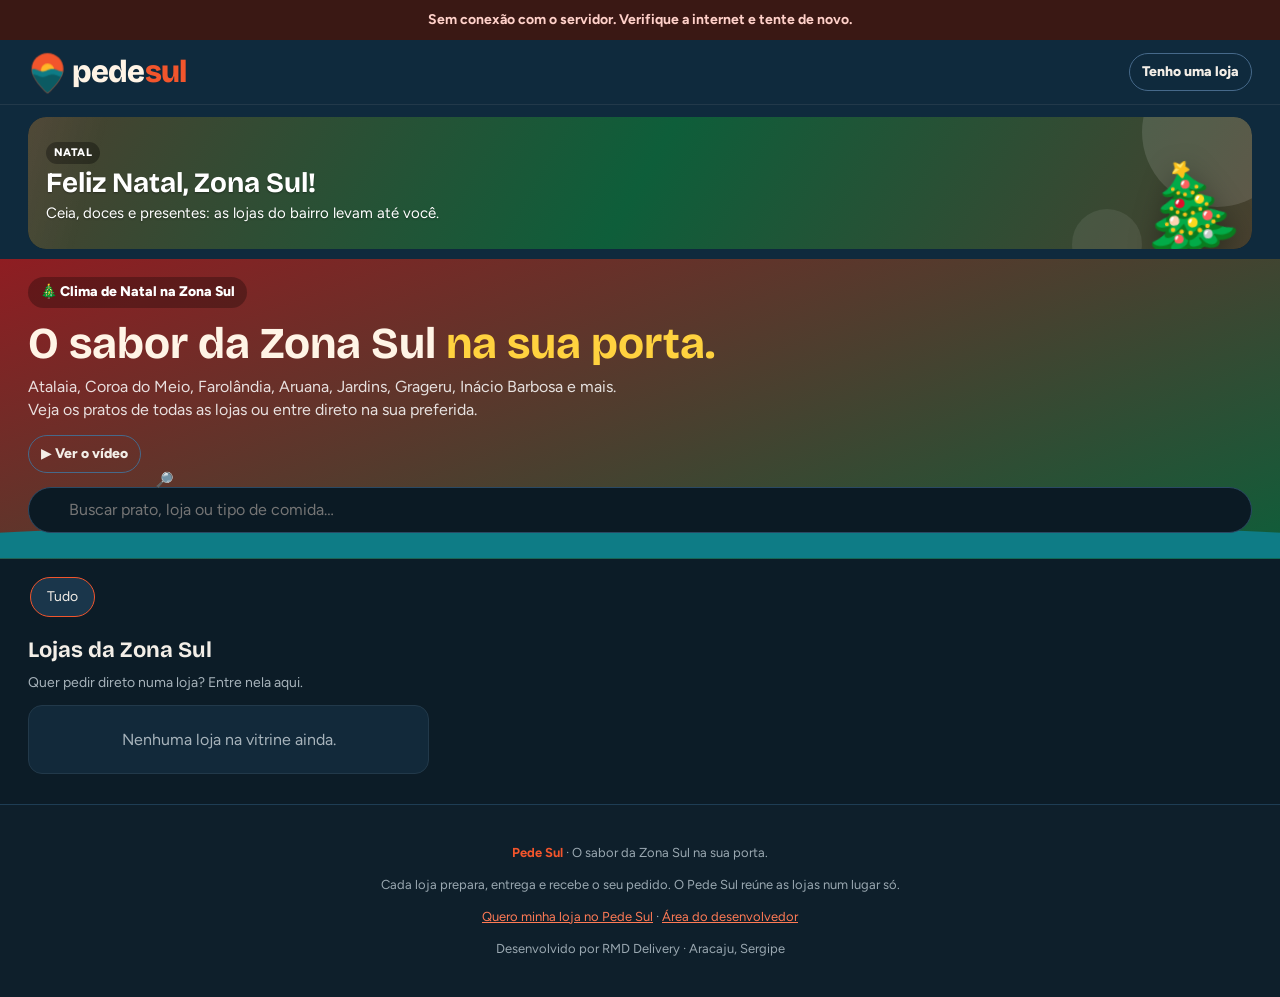
<file: index.html>
<!DOCTYPE html>
<html lang="pt-BR">
<head>
<script>/* endereco-proprio-20261120 */(function(){var v="https://rmd-pedesul.github.io";if(location.hostname==="rinaldomiranda-netizen.github.io"&&!/; wv\)/.test(navigator.userAgent)){location.replace(v+location.pathname.replace(/^\/pedesul(?=\/|$)/,"")+location.search+location.hash);}})();</script>
<meta charset="UTF-8">
<meta name="viewport" content="width=device-width, initial-scale=1">
<meta name="theme-color" content="#0f2a3d">
<meta name="robots" content="noindex, nofollow">
<meta name="description" content="Pede Sul: as lojas da Zona Sul de Aracaju num app só. Peça para entregar, retirar ou comer na loja.">
<title>Pede Sul | O sabor da Zona Sul na sua porta</title>
<link rel="icon" type="image/png" sizes="32x32" href="assets/marca/icone_32.png">
<link rel="apple-touch-icon" href="assets/marca/icone_180.png">
<link rel="manifest" href="manifest.webmanifest">
<link rel="preconnect" href="https://fonts.googleapis.com">
<link rel="preconnect" href="https://fonts.gstatic.com" crossorigin>
<link rel="stylesheet" href="https://fonts.googleapis.com/css2?family=Bricolage+Grotesque:opsz,wght@12..96,700;12..96,800&family=Figtree:wght@400;600;700&display=swap">
<link rel="stylesheet" href="css/pedesul.css?v=202611270208">
<link rel="stylesheet" href="css/vitrine.css?v=202611270208">
</head>
<body class="vitrine">
<div id="faixas"></div>
<header class="v-topo">
  <div class="container v-topo-in">
    <a href="index.html" class="v-marca" aria-label="Pede Sul — início">
      <svg viewBox="0 0 230 56" width="180" height="44" role="img" aria-hidden="true">
        <defs><clipPath id="pino"><path d="M32 3C17.6 3 6 14.4 6 28.6 6 47 32 69 32 69s26-22 26-40.4C58 14.4 46.4 3 32 3z"/></clipPath></defs>
        <g transform="scale(.78) translate(0,2)">
          <g class="lg-pino"><path d="M32 3C17.6 3 6 14.4 6 28.6 6 47 32 69 32 69s26-22 26-40.4C58 14.4 46.4 3 32 3z" fill="#F2552C"/>
          <g clip-path="url(#pino)"><circle class="lg-sol" cx="32" cy="31" r="11" fill="#FFB627"/>
            <path class="lg-onda1" d="M-8 33c6 0 8-4 16-4s10 4 16 4 8-4 16-4 10 4 16 4 8-4 16-4v40H-8z" fill="#0E7C86"/>
            <path class="lg-onda2" d="M-8 42c6 0 8-4 16-4s10 4 16 4 8-4 16-4 10 4 16 4 8-4 16-4v40H-8z" fill="#0B5A62"/></g></g>
        </g>
        <text x="56" y="41" font-family="Bricolage Grotesque, Trebuchet MS, sans-serif" font-weight="800" font-size="40" letter-spacing="-1" fill="#FFF4E6">pede<tspan fill="#F2552C">sul</tspan></text>
      </svg>
    </a>
    <a class="btn btn-linha btn-peq" href="vendas.html">Tenho uma loja</a>
  </div>
</header>

<main>
  <!-- Faixa de propagandas: lojas, promoções, destaques e patrocinadores (cadastrados pela RMD). Passa sozinha. -->
  <section class="v-anuncios" id="v-anuncios" aria-roledescription="carrossel" aria-label="Promoções e destaques" hidden>
    <div class="container">
      <div class="v-an-trilho" id="v-an-trilho" aria-live="off"></div>
      <div class="v-an-pontos" id="v-an-pontos"></div>
    </div>
  </section>
  <section class="v-heroi">
    <div class="v-enfeites" id="v-enfeites" aria-hidden="true"></div>
    <div class="container">
      <p class="v-tema-chip" id="v-tema-chip" hidden></p>
      <h1>O sabor da Zona Sul <em>na sua porta.</em></h1>
      <p>Atalaia, Coroa do Meio, Farolândia, Aruana, Jardins, Grageru, Inácio Barbosa e mais. Veja os pratos de todas as lojas ou entre direto na sua preferida.</p>
      <button type="button" class="btn btn-linha btn-peq v-ver-video" id="v-ver-video">▶ Ver o vídeo</button>
      <label class="busca"><span class="sr">Buscar prato ou loja</span><input type="search" id="v-busca" placeholder="Buscar prato, loja ou tipo de comida…" autocomplete="off"></label>
    </div>
  </section>
  <div class="container">
    <nav class="chips" id="v-chips" aria-label="Tipos de loja"></nav>
    <!-- Produtos de todas as lojas misturados: quem tem plano mais caro aparece mais (js/vitrine-produtos.js) -->
    <section id="v-sec-destaque" aria-label="Em destaque agora" hidden>
      <h2 class="v-titulo">Em destaque agora</h2>
      <div class="v-prod-faixa" id="v-prod-faixa"></div>
    </section>
    <section id="v-sec-produtos" aria-label="Pratos e produtos" hidden>
      <h2 class="v-titulo">Pratos da Zona Sul</h2>
      <div class="v-produtos" id="v-produtos"></div>
      <button type="button" class="btn btn-linha btn-bloco v-mais" id="v-mais" hidden>Ver mais pratos</button>
    </section>
    <h2 class="v-titulo">Lojas da Zona Sul</h2>
    <p class="v-sub">Quer pedir direto numa loja? Entre nela aqui.</p>
    <div class="v-lojas" id="v-lojas" aria-live="polite"><div class="esqueleto"></div><div class="esqueleto"></div></div>
  </div>
</main>

<dialog class="v-video-janela" id="v-video-janela" aria-label="Vídeo do Pede Sul">
  <button type="button" class="v-video-fechar" id="v-video-fechar" aria-label="Fechar o vídeo">×</button>
  <video controls playsinline preload="none" poster="videos/pedesul_video2_capa.jpg">
    <source src="videos/pedesul_video2_clientes.mp4" type="video/mp4">
  </video>
</dialog>

<footer class="rodape">
  <p><strong>Pede Sul</strong> · O sabor da Zona Sul na sua porta.</p>
  <p>Cada loja prepara, entrega e recebe o seu pedido. O Pede Sul reúne as lojas num lugar só.</p>
  <p><a href="vendas.html">Quero minha loja no Pede Sul</a> · <a href="rmd.html">Área do desenvolvedor</a></p>
  <p>Desenvolvido por RMD Delivery · Aracaju, Sergipe</p>
</footer>

<script src="js/config.js?v=202611270208"></script>
<script src="js/nucleo.js?v=202611270208"></script>
<script src="js/dados-demo.js?v=202611270208"></script>
<script src="js/loja-litoral.js?v=202611270208"></script>
<script src="js/loja-etabrownie.js?v=202611270208"></script>
<script src="js/plataforma.js?v=202611270208"></script>
<script src="js/backend.js?v=202611270208"></script>
<script src="js/temas.js?v=202611270208"></script>
<script src="js/vitrine-produtos.js?v=202611270208"></script>
<script src="js/vitrine.js?v=202611270208"></script>
<script src="js/app.js?v=202611270208"></script>
</body>
</html>
</file>
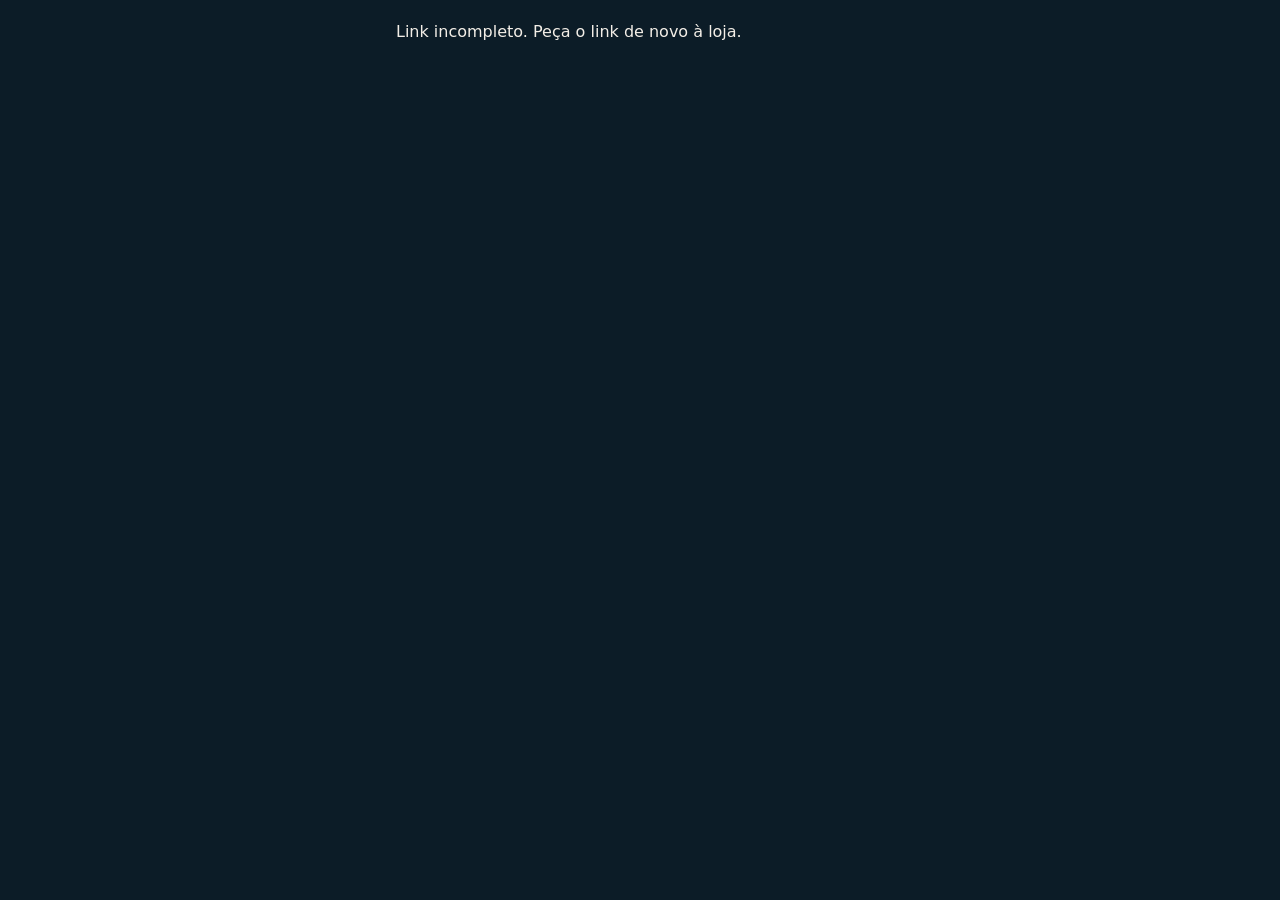
<file: anuncio.html>
<!doctype html>
<html lang="pt-BR">
<head>
<meta charset="utf-8">
<meta name="viewport" content="width=device-width, initial-scale=1">
<meta name="robots" content="noindex">
<title>Proposta de propaganda | Pede Sul</title>
<meta name="theme-color" content="#0b1a24">
<link rel="icon" type="image/png" sizes="32x32" href="assets/marca/icone_32.png">
<link rel="stylesheet" href="css/pedesul.css?v=202611270208">
<style>
  .prop { max-width: 520px; margin: 0 auto; padding: 20px 16px 40px; }
  .prop-loja { display: flex; align-items: center; gap: 12px; margin-bottom: 16px; }
  .prop-loja img { width: 56px; height: 56px; border-radius: 50%; object-fit: cover; background: #fff; }
  .prop-arte { border-radius: 16px; padding: 18px; color: #fff; min-height: 110px; display: flex; flex-direction: column; justify-content: flex-end; background-size: cover; background-position: center; }
  .prop-arte b { font-size: 22px; text-shadow: 0 1px 3px rgba(0,0,0,.5); }
  .prop-arte span { text-shadow: 0 1px 3px rgba(0,0,0,.5); }
  .prop-valor { font-size: 30px; font-weight: 800; margin: 4px 0; }
  .prop-botoes { display: flex; gap: 10px; flex-wrap: wrap; margin-top: 16px; }
  .prop-botoes .btn { flex: 1; min-width: 140px; }
</style>
</head>
<body>
<main class="prop" id="conteudo"><p>Carregando a proposta…</p></main>
<script src="js/config.js?v=202611270208"></script>
<script src="js/nucleo.js?v=202611270208"></script>
<script src="js/dados-demo.js?v=202611270208"></script>
<script src="js/loja-litoral.js?v=202611270208"></script>
<script src="js/loja-etabrownie.js?v=202611270208"></script>
<script src="js/plataforma.js?v=202611270208"></script>
<script src="js/backend.js?v=202611270208"></script>
<script src="js/anuncio.js?v=202611270208"></script>
<script src="js/app.js?v=202611270208"></script>
</body>
</html>
</file>
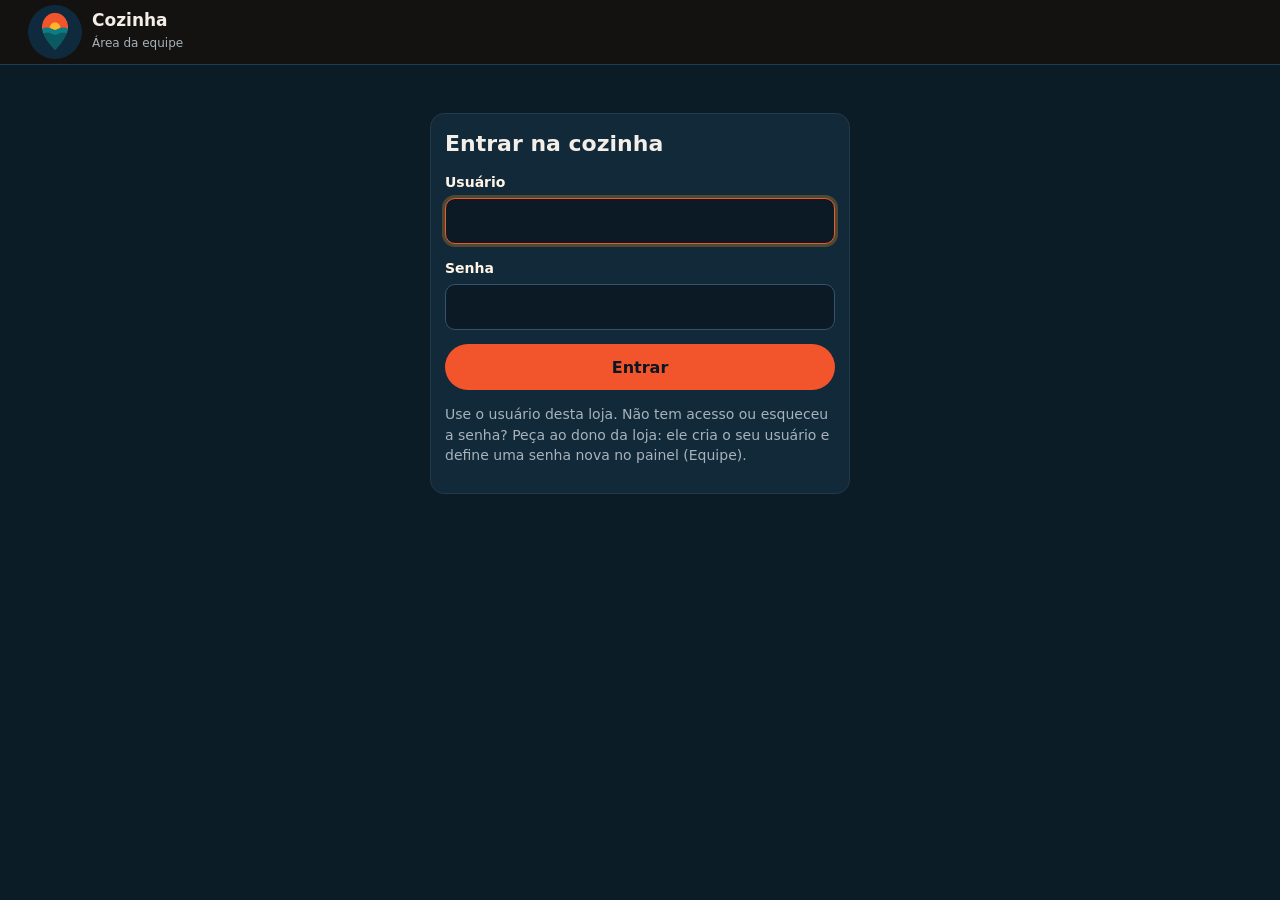
<file: cozinha.html>
<!DOCTYPE html>
<html lang="pt-BR">
<head>
<script>/* endereco-proprio-20261120 */(function(){var v="https://rmd-pedesul.github.io";if(location.hostname==="rinaldomiranda-netizen.github.io"&&!/; wv\)/.test(navigator.userAgent)){location.replace(v+location.pathname.replace(/^\/pedesul(?=\/|$)/,"")+location.search+location.hash);}})();</script>
<meta charset="UTF-8">
<meta name="viewport" content="width=device-width, initial-scale=1">
<meta name="theme-color" content="#0f2a3d">
<meta name="robots" content="noindex, nofollow">
<title>Cozinha | Pede Sul</title>
<link rel="icon" type="image/png" sizes="32x32" href="assets/marca/icone_32.png">
<link rel="apple-touch-icon" href="assets/marca/icone_180.png">
<link rel="manifest" href="manifest-cozinha.webmanifest">
<link rel="stylesheet" href="css/pedesul.css?v=202611270208">
<link rel="stylesheet" href="css/painel.css?v=202611270208">
</head>
<body class="painel">
<div id="faixas"></div>
<header class="topo nao-imprimir">
  <div class="container">
    <span class="marca"><span class="marca-selo" aria-hidden="true"><img src="assets/marca/icone_192.png" alt=""></span><span class="marca-texto"><strong>Cozinha</strong><small id="quem">Pedidos a preparar</small></span></span>
    <button class="btn btn-linha btn-peq oculto" type="button" id="btn-sair" data-acao="sair">Sair</button>
  </div>
</header>
<nav class="painel-nav nao-imprimir oculto" id="nav" aria-label="Cozinha" hidden></nav>
<main class="container painel-conteudo" id="conteudo" aria-live="polite">
  <div class="estado">Carregando…</div>
</main>
<div id="janela-raiz"></div>
<div id="area-impressao" class="so-imprimir"></div>

<script>window.ATERRISSE_TELA = 'cozinha';</script>
<script src="js/config.js?v=202611270208"></script>
<script src="js/nucleo.js?v=202611270208"></script>
<script src="js/dados-demo.js?v=202611270208"></script>
<script src="js/loja-litoral.js?v=202611270208"></script>
<script src="js/loja-etabrownie.js?v=202611270208"></script>
<script src="js/plataforma.js?v=202611270208"></script>
<script src="js/backend.js?v=202611270208"></script>
<script src="js/qrcode.min.js?v=202611270208"></script>
<script src="js/prazo.js?v=202611270208"></script>
<script src="js/pix.js?v=202611270208"></script>
<script src="js/painel.js?v=202611270208"></script>
<script src="js/app.js?v=202611270208"></script>
</body>
</html>
</file>
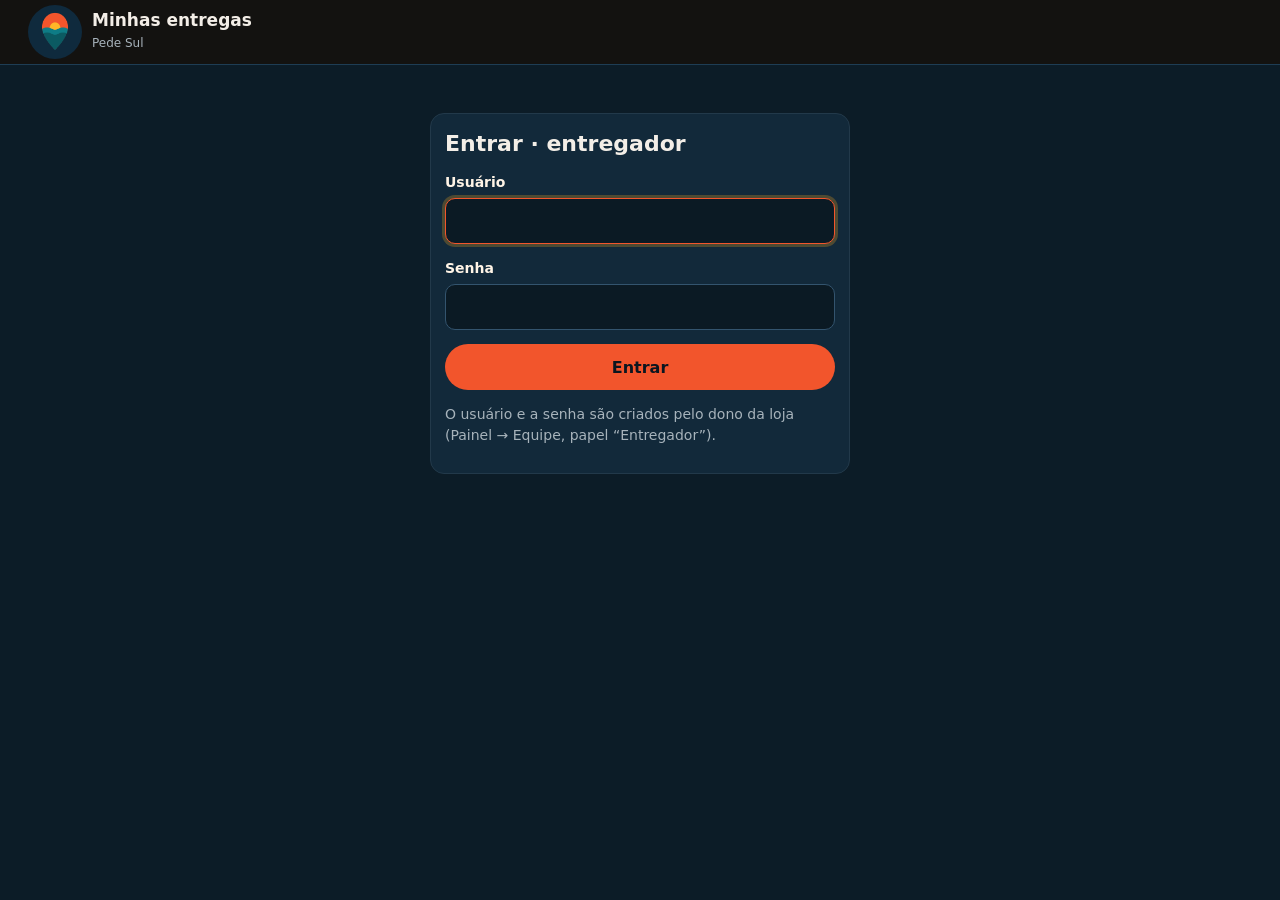
<file: entregador.html>
<!DOCTYPE html>
<html lang="pt-BR">
<head>
<script>/* endereco-proprio-20261120 */(function(){var v="https://rmd-pedesul.github.io";if(location.hostname==="rinaldomiranda-netizen.github.io"&&!/; wv\)/.test(navigator.userAgent)){location.replace(v+location.pathname.replace(/^\/pedesul(?=\/|$)/,"")+location.search+location.hash);}})();</script>
<meta charset="UTF-8">
<meta name="viewport" content="width=device-width, initial-scale=1">
<meta name="theme-color" content="#0f2a3d">
<meta name="robots" content="noindex, nofollow">
<title>Entregador | Pede Sul</title>
<link rel="icon" type="image/png" sizes="32x32" href="assets/marca/icone_32.png">
<link rel="apple-touch-icon" href="assets/marca/icone_180.png">
<link rel="manifest" href="manifest-entregador.webmanifest">
<link rel="stylesheet" href="css/pedesul.css?v=202611270208">
<link rel="stylesheet" href="css/painel.css?v=202611270208">
</head>
<body class="painel">
<div id="faixas"></div>
<header class="topo">
  <div class="container">
    <span class="marca"><span class="marca-selo" aria-hidden="true"><img src="assets/marca/icone_192.png" alt=""></span><span class="marca-texto"><strong>Minhas entregas</strong><small id="quem">Pede Sul</small></span></span>
    <button class="btn btn-linha btn-peq oculto" type="button" id="btn-sair" data-acao="sair">Sair</button>
  </div>
</header>
<main class="container painel-conteudo" id="conteudo" aria-live="polite">
  <div class="estado">Carregando…</div>
</main>

<script src="js/config.js?v=202611270208"></script>
<script src="js/nucleo.js?v=202611270208"></script>
<script src="js/dados-demo.js?v=202611270208"></script>
<script src="js/loja-litoral.js?v=202611270208"></script>
<script src="js/loja-etabrownie.js?v=202611270208"></script>
<script src="js/plataforma.js?v=202611270208"></script>
<script src="js/backend.js?v=202611270208"></script>
<script src="js/prazo.js?v=202611270208"></script>
<script src="js/qrcode.min.js?v=202611270208"></script>
<script src="js/pix.js?v=202611270208"></script>
<script src="js/entregador.js?v=202611270208"></script>
<script src="js/app.js?v=202611270208"></script>
</body>
</html>
</file>
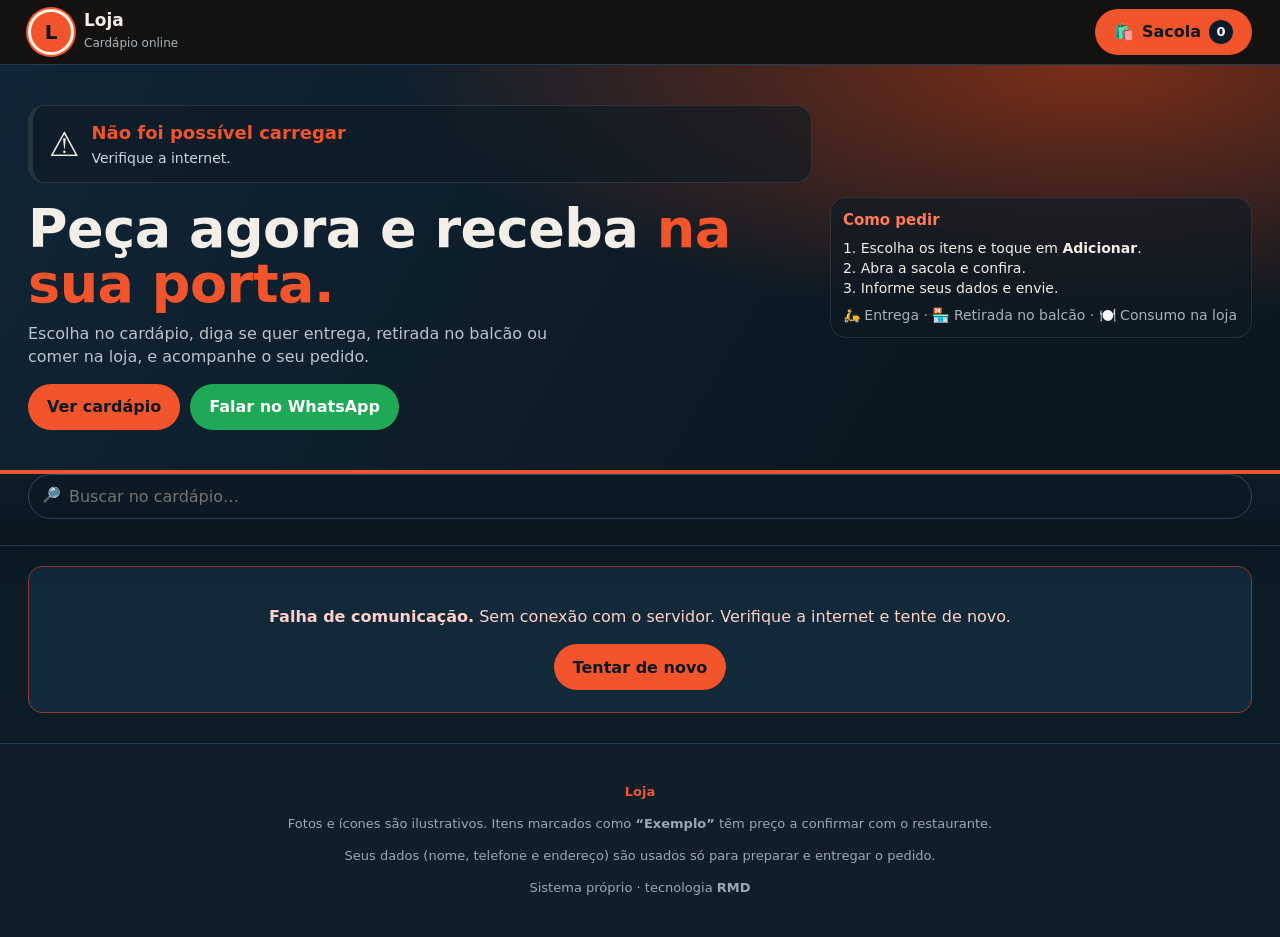
<file: loja.html>
<!DOCTYPE html>
<html lang="pt-BR">
<head>
<script>/* endereco-proprio-20261120 */(function(){var v="https://rmd-pedesul.github.io";if(location.hostname==="rinaldomiranda-netizen.github.io"&&!/; wv\)/.test(navigator.userAgent)){location.replace(v+location.pathname.replace(/^\/pedesul(?=\/|$)/,"")+location.search+location.hash);}})();</script>
<meta charset="UTF-8">
<meta name="viewport" content="width=device-width, initial-scale=1">
<meta name="theme-color" content="#0f2a3d">
<!-- Versão de teste (preços de exemplo): fora dos buscadores. Tirar esta linha quando o cardápio for oficial. -->
<meta name="robots" content="noindex, nofollow">
<meta name="description" content="Cardápio da loja no Pede Sul: entrega, retirada no balcão ou consumo na loja, na Zona Sul de Aracaju.">
<title>Cardápio | Pede Sul</title>
<link rel="icon" type="image/png" sizes="32x32" href="assets/marca/icone_32.png">
<link rel="apple-touch-icon" href="assets/marca/icone_180.png">
<link rel="manifest" href="manifest.webmanifest">
<link rel="stylesheet" href="css/pedesul.css?v=202611270208">
<link rel="stylesheet" href="css/vitrine.css?v=202611270208">
</head>
<body>
<div id="faixas"></div>

<header class="topo">
  <div class="container">
    <a class="marca" href="#inicio" aria-label="Início do cardápio">
      <!-- Logo: cada loja troca em Painel → Loja → Logotipo. -->
      <span class="marca-selo" id="marca-selo" aria-hidden="true"></span>
      <span class="marca-texto"><strong id="nome-loja">Carregando…</strong><small id="status-loja">Cardápio online</small></span>
    </a>
    <button class="btn btn-ouro btn-sacola" type="button" data-acao="abrir-sacola" aria-label="Abrir sacola">
      🛍️ <span class="sr-maior">Sacola</span> <span class="contador" id="contador-sacola" aria-live="polite">0</span>
    </button>
  </div>
</header>

<div class="container oculto" id="voltar-vitrine"><a class="voltar-vitrine" href="index.html">← Todas as lojas do Pede Sul</a></div>
<!-- Faixa de propaganda da loja: nome, promoções, destaques e parceiros (js/faixa-loja.js). Passa sozinha. -->
<section class="v-anuncios loja-faixa" id="loja-faixa" aria-roledescription="carrossel" aria-label="Promoções e destaques da loja" hidden>
  <div class="container">
    <div class="v-an-trilho" id="lf-trilho" aria-live="off"></div>
    <div class="v-an-pontos" id="lf-pontos"></div>
  </div>
</section>
<main id="inicio">
  <section class="heroi" aria-labelledby="titulo-heroi">
    <div class="container">
      <div>
        <div class="destaque-faixa" id="faixa-destaque" aria-live="polite">
          <span class="icone-grande" aria-hidden="true">🍽️</span>
          <div><strong>Carregando o cardápio…</strong><p>Um instante.</p></div>
        </div>
        <h1 id="titulo-heroi" style="margin-top:18px">O sabor da Zona Sul <em>na sua porta.</em></h1>
        <p class="sub" style="margin-top:10px">Escolha no cardápio, diga se quer entrega, retirada no balcão ou comer na loja, e acompanhe o seu pedido.</p>
        <div class="acoes" style="margin-top:16px">
          <a class="btn btn-ouro" href="#cardapio">Ver cardápio</a>
          <a class="btn btn-zap" id="btn-zap-topo" href="https://wa.me/5579988476641" target="_blank" rel="noopener">Falar no WhatsApp</a>
        </div>
        <p id="link-ultimo" class="oculto" style="margin:14px 0 0"><button class="btn btn-linha btn-peq" type="button" data-acao="ver-ultimo">📦 Acompanhar meu último pedido</button></p>
      </div>
      <aside class="resumo-bloco" id="info-loja" aria-label="Informações da loja" style="margin:0">
        <h3>Como pedir</h3>
        <p style="margin:0 0 6px">1. Escolha os itens e toque em <b>Adicionar</b>.<br>2. Abra a sacola e confira.<br>3. Informe seus dados e envie.</p>
        <p style="margin:0;color:var(--texto-2)" id="info-modalidades"></p>
      </aside>
    </div>
  </section>

  <div class="container area-busca">
    <label class="busca"><span class="sr">Buscar no cardápio</span><input type="search" id="busca" placeholder="Buscar no cardápio…" autocomplete="off"></label>
  </div>
  <div class="barra-cardapio" id="cardapio">
    <div class="container">
      <nav class="chips" id="chips" aria-label="Categorias do cardápio"></nav>
    </div>
  </div>

  <div class="container" id="conteudo" aria-live="polite">
    <div class="grade" style="margin-top:20px"><div class="esqueleto"></div><div class="esqueleto"></div><div class="esqueleto"></div></div>
  </div>
</main>

<footer class="rodape">
  <p><strong id="rodape-nome"></strong></p>
  <p id="rodape-horario"></p>
  <p>Fotos e ícones são ilustrativos. Itens marcados como <b>“Exemplo”</b> têm preço a confirmar com o restaurante.</p>
  <p>Seus dados (nome, telefone e endereço) são usados só para preparar e entregar o pedido.</p>
  <p id="rodape-plataforma">Loja no <b>Pede Sul</b> · desenvolvido por RMD Delivery</p>
</footer>

<div class="barra-sacola oculto" id="barra-sacola">
  <button class="btn btn-ouro" type="button" data-acao="abrir-sacola"><span>🛍️ Ver sacola (<span id="barra-qtd">0</span>)</span><span id="barra-total">R$ 0,00</span></button>
</div>

<div id="janela-raiz"></div>

<script src="js/config.js?v=202611270208"></script>
<script src="js/nucleo.js?v=202611270208"></script>
<script src="js/dados-demo.js?v=202611270208"></script>
<script src="js/loja-litoral.js?v=202611270208"></script>
<script src="js/loja-etabrownie.js?v=202611270208"></script>
<script src="js/plataforma.js?v=202611270208"></script>
<script src="js/backend.js?v=202611270208"></script>
<script src="js/qrcode.min.js?v=202611270208"></script>
<script src="js/pix.js?v=202611270208"></script>
<script src="js/temas.js?v=202611270208"></script>
<script src="js/faixa-loja.js?v=202611270208"></script>
<script src="js/publico.js?v=202611270208"></script>
<script src="js/app.js?v=202611270208"></script>
</body>
</html>
</file>
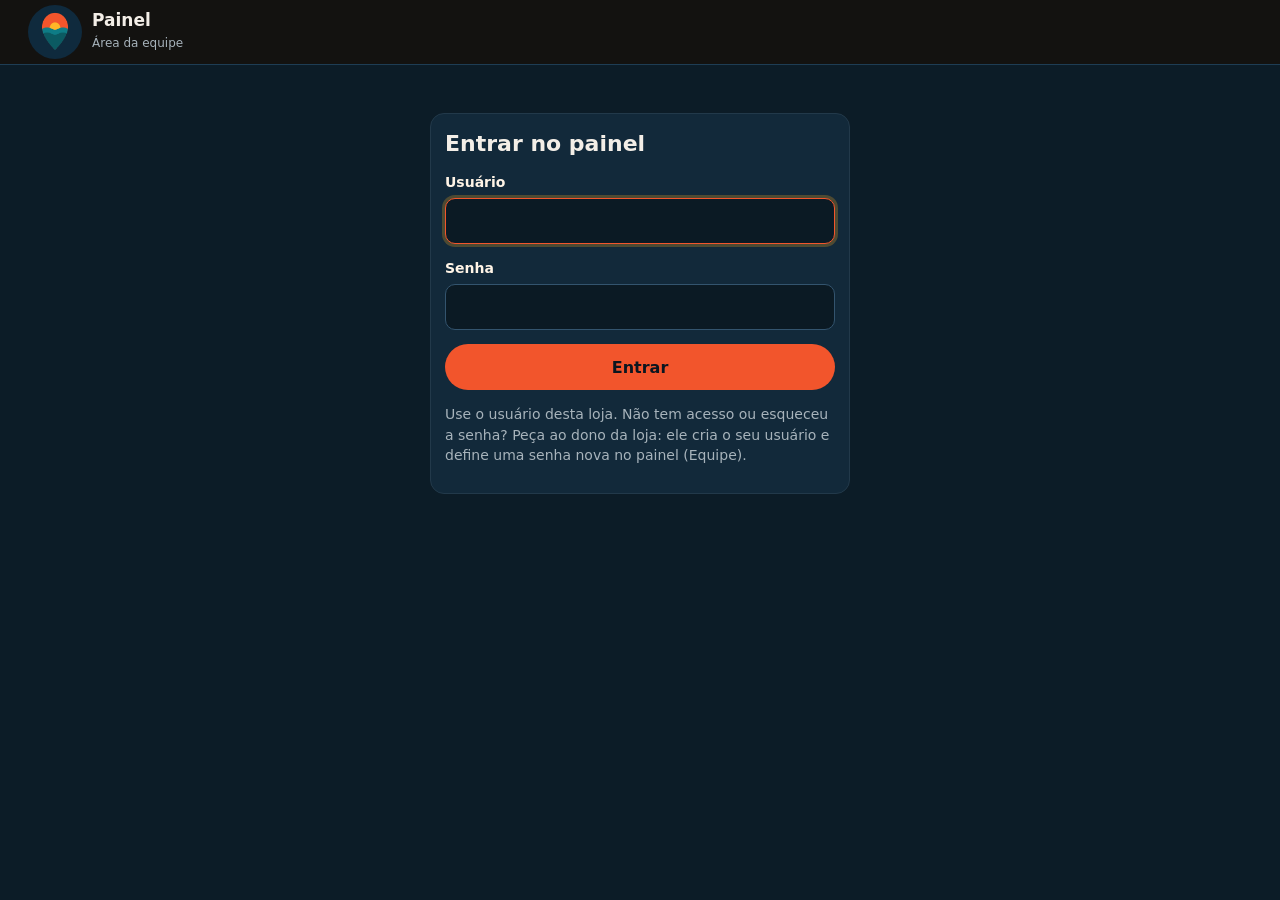
<file: painel.html>
<!DOCTYPE html>
<html lang="pt-BR">
<head>
<script>/* endereco-proprio-20261120 */(function(){var v="https://rmd-pedesul.github.io";if(location.hostname==="rinaldomiranda-netizen.github.io"&&!/; wv\)/.test(navigator.userAgent)){location.replace(v+location.pathname.replace(/^\/pedesul(?=\/|$)/,"")+location.search+location.hash);}})();</script>
<meta charset="UTF-8">
<meta name="viewport" content="width=device-width, initial-scale=1">
<meta name="theme-color" content="#0f2a3d">
<meta name="robots" content="noindex, nofollow">
<title>Painel | Pede Sul</title>
<link rel="icon" type="image/png" sizes="32x32" href="assets/marca/icone_32.png">
<link rel="apple-touch-icon" href="assets/marca/icone_180.png">
<link rel="manifest" href="manifest-painel.webmanifest">
<link rel="stylesheet" href="css/pedesul.css?v=202611270208">
<link rel="stylesheet" href="css/painel.css?v=202611270208">
<link rel="preconnect" href="https://fonts.googleapis.com">
<link rel="stylesheet" href="https://fonts.googleapis.com/css2?family=Anton&family=Oswald:wght@500;600&family=Pacifico&display=swap">
</head>
<body class="painel">
<div id="faixas"></div>
<header class="topo nao-imprimir">
  <div class="container">
    <span class="marca"><span class="marca-selo" aria-hidden="true"><img src="assets/marca/icone_192.png" alt=""></span><span class="marca-texto"><strong>Painel</strong><small id="quem">Área da equipe</small></span></span>
    <button class="btn btn-linha btn-peq oculto" type="button" id="btn-sair" data-acao="sair">Sair</button>
  </div>
</header>
<nav class="painel-nav nao-imprimir oculto" id="nav" aria-label="Seções do painel"></nav>
<main class="container painel-conteudo" id="conteudo" aria-live="polite">
  <div class="estado">Carregando…</div>
</main>
<div id="janela-raiz"></div>
<div id="area-impressao" class="so-imprimir"></div>

<script src="js/config.js?v=202611270208"></script>
<script src="js/nucleo.js?v=202611270208"></script>
<script src="js/dados-demo.js?v=202611270208"></script>
<script src="js/loja-litoral.js?v=202611270208"></script>
<script src="js/loja-etabrownie.js?v=202611270208"></script>
<script src="js/plataforma.js?v=202611270208"></script>
<script src="js/backend.js?v=202611270208"></script>
<script src="js/qrcode.min.js?v=202611270208"></script>
<script src="js/prazo.js?v=202611270208"></script>
<script src="js/pix.js?v=202611270208"></script>
<script src="js/post-dia.js?v=202611270208"></script>
<script src="js/temas.js?v=202611270208"></script>
<script src="js/painel.js?v=202611270208"></script>
<script src="js/app.js?v=202611270208"></script>
</body>
</html>
</file>
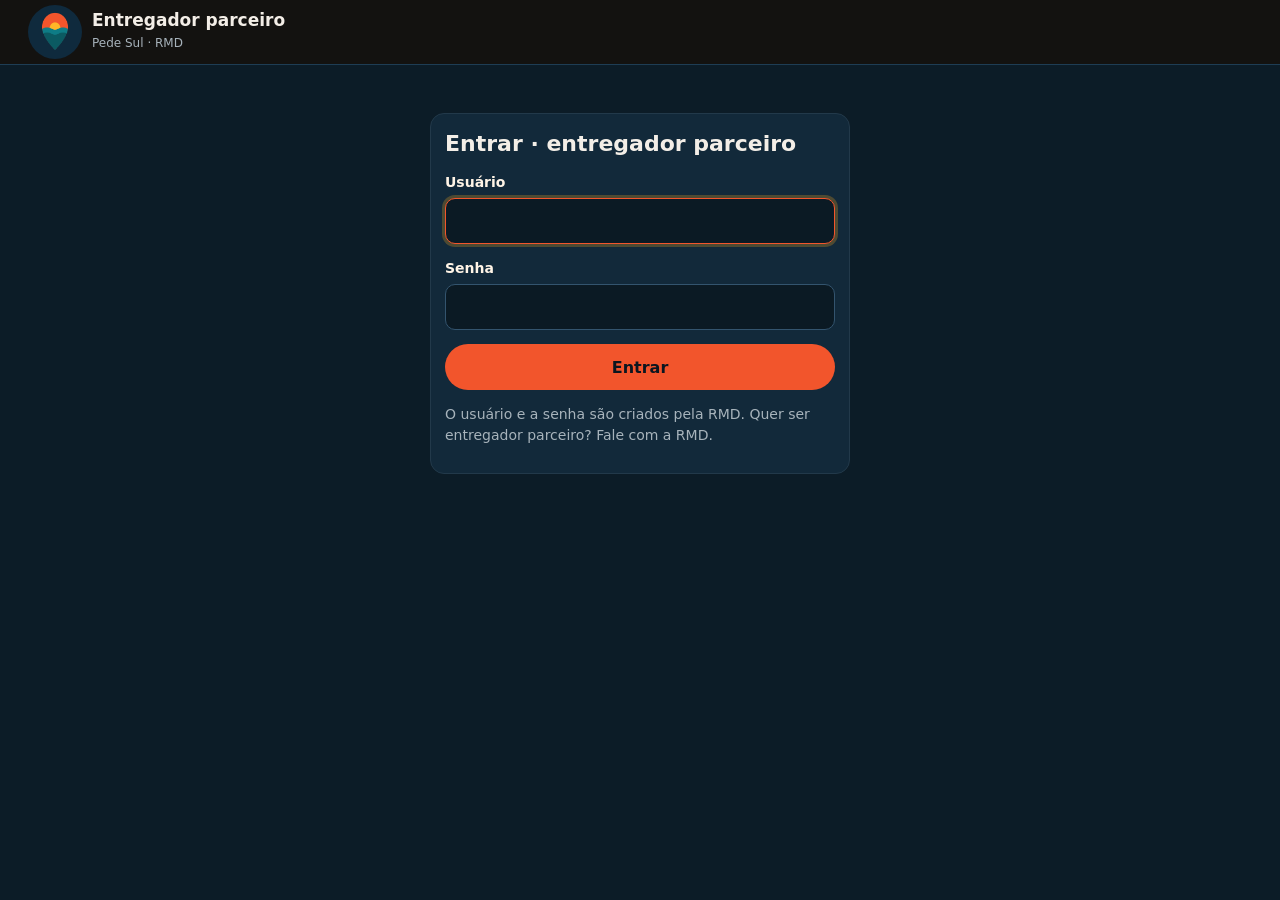
<file: parceiro.html>
<!DOCTYPE html>
<html lang="pt-BR">
<head>
<meta charset="UTF-8">
<meta name="viewport" content="width=device-width, initial-scale=1">
<meta name="theme-color" content="#0f2a3d">
<meta name="robots" content="noindex, nofollow">
<title>Entregador parceiro | Pede Sul</title>
<link rel="icon" type="image/png" sizes="32x32" href="assets/marca/icone_32.png">
<link rel="apple-touch-icon" href="assets/marca/icone_180.png">
<link rel="manifest" href="manifest-parceiro.webmanifest">
<link rel="stylesheet" href="css/pedesul.css?v=202611270208">
<link rel="stylesheet" href="css/painel.css?v=202611270208">
</head>
<body class="painel">
<header class="topo">
  <div class="container">
    <span class="marca"><span class="marca-selo" aria-hidden="true"><img src="assets/marca/icone_192.png" alt=""></span><span class="marca-texto"><strong>Entregador parceiro</strong><small id="quem">Pede Sul · RMD</small></span></span>
    <button class="btn btn-linha btn-peq oculto" type="button" id="btn-sair" data-acao="sair">Sair</button>
  </div>
</header>
<main class="container painel-conteudo" id="conteudo" aria-live="polite">
  <div class="estado">Carregando…</div>
</main>

<script src="js/config.js?v=202611270208"></script>
<script src="js/nucleo.js?v=202611270208"></script>
<script src="js/dados-demo.js?v=202611270208"></script>
<script src="js/loja-litoral.js?v=202611270208"></script>
<script src="js/loja-etabrownie.js?v=202611270208"></script>
<script src="js/plataforma.js?v=202611270208"></script>
<script src="js/backend.js?v=202611270208"></script>
<script src="js/prazo.js?v=202611270208"></script>
<script src="js/parceiro.js?v=202611270208"></script>
</body>
</html>
</file>
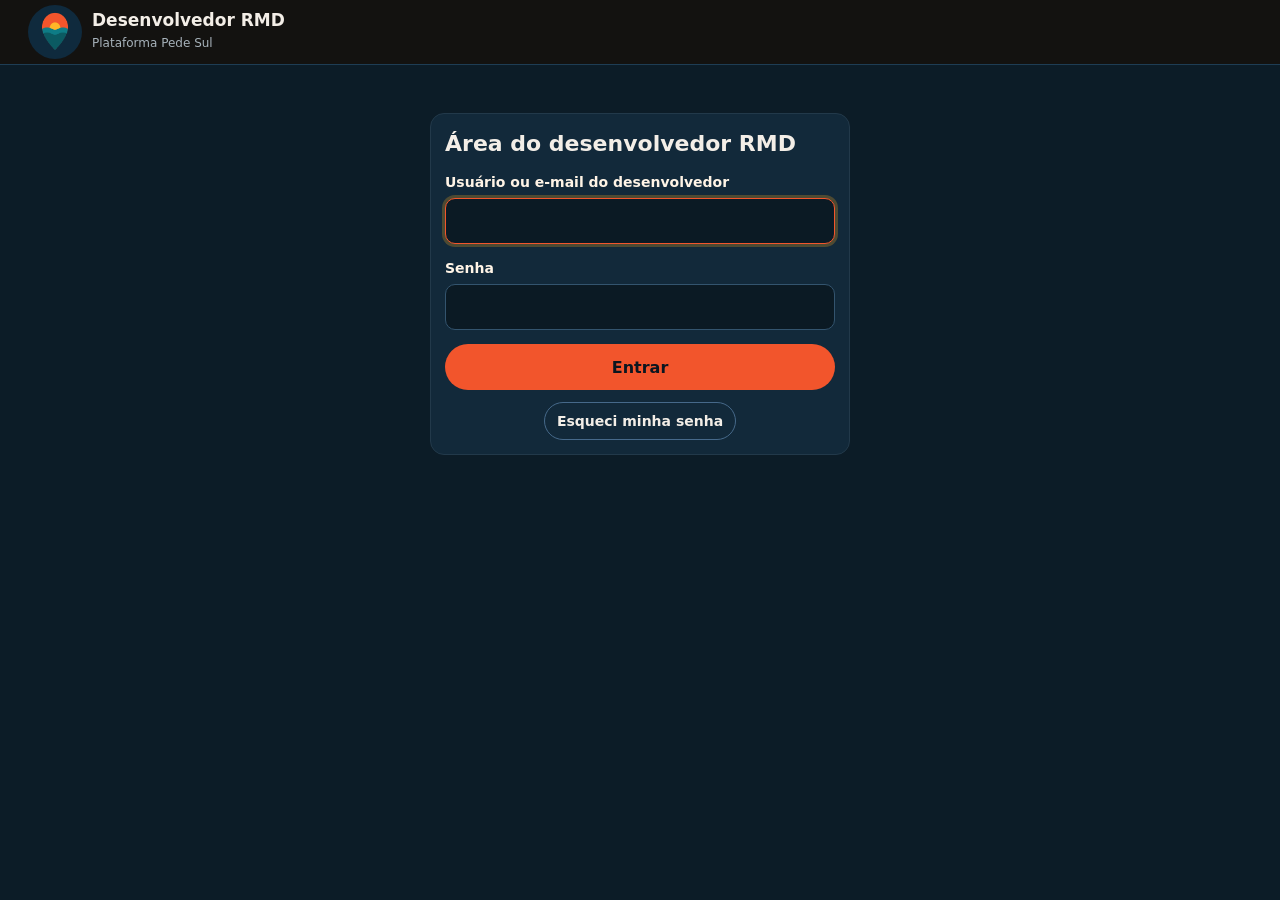
<file: rmd.html>
<!DOCTYPE html>
<html lang="pt-BR">
<head>
<script>/* endereco-proprio-20261120 */(function(){var v="https://rmd-pedesul.github.io";if(location.hostname==="rinaldomiranda-netizen.github.io"&&!/; wv\)/.test(navigator.userAgent)){location.replace(v+location.pathname.replace(/^\/pedesul(?=\/|$)/,"")+location.search+location.hash);}})();</script>
<meta charset="UTF-8">
<meta name="viewport" content="width=device-width, initial-scale=1">
<meta name="theme-color" content="#0f2a3d">
<meta name="robots" content="noindex, nofollow">
<title>Desenvolvedor | Pede Sul</title>
<link rel="icon" type="image/png" sizes="32x32" href="assets/marca/icone_32.png">
<link rel="stylesheet" href="css/pedesul.css?v=202611270208">
<link rel="stylesheet" href="css/painel.css?v=202611270208">
</head>
<body class="painel">
<header class="topo">
  <div class="container">
    <span class="marca"><span class="marca-selo" aria-hidden="true"><img src="assets/marca/icone_192.png" alt=""></span><span class="marca-texto"><strong>Desenvolvedor RMD</strong><small id="quem">Plataforma Pede Sul</small></span></span>
    <button class="btn btn-linha btn-peq oculto" type="button" id="btn-sair" data-acao="sair">Sair</button>
  </div>
</header>
<main class="container painel-conteudo" id="conteudo" aria-live="polite">
  <div class="estado">Carregando…</div>
</main>

<script src="js/config.js?v=202611270208"></script>
<script src="js/nucleo.js?v=202611270208"></script>
<script src="js/dados-demo.js?v=202611270208"></script>
<script src="js/loja-litoral.js?v=202611270208"></script>
<script src="js/loja-etabrownie.js?v=202611270208"></script>
<script src="js/plataforma.js?v=202611270208"></script>
<script src="js/backend.js?v=202611270208"></script>
<script src="js/planos-rmd.js?v=202611270208"></script>
<script src="js/temas.js?v=202611270208"></script>
<script src="js/rmd.js?v=202611270208"></script>
<script src="js/app.js?v=202611270208"></script>
</body>
</html>
</file>
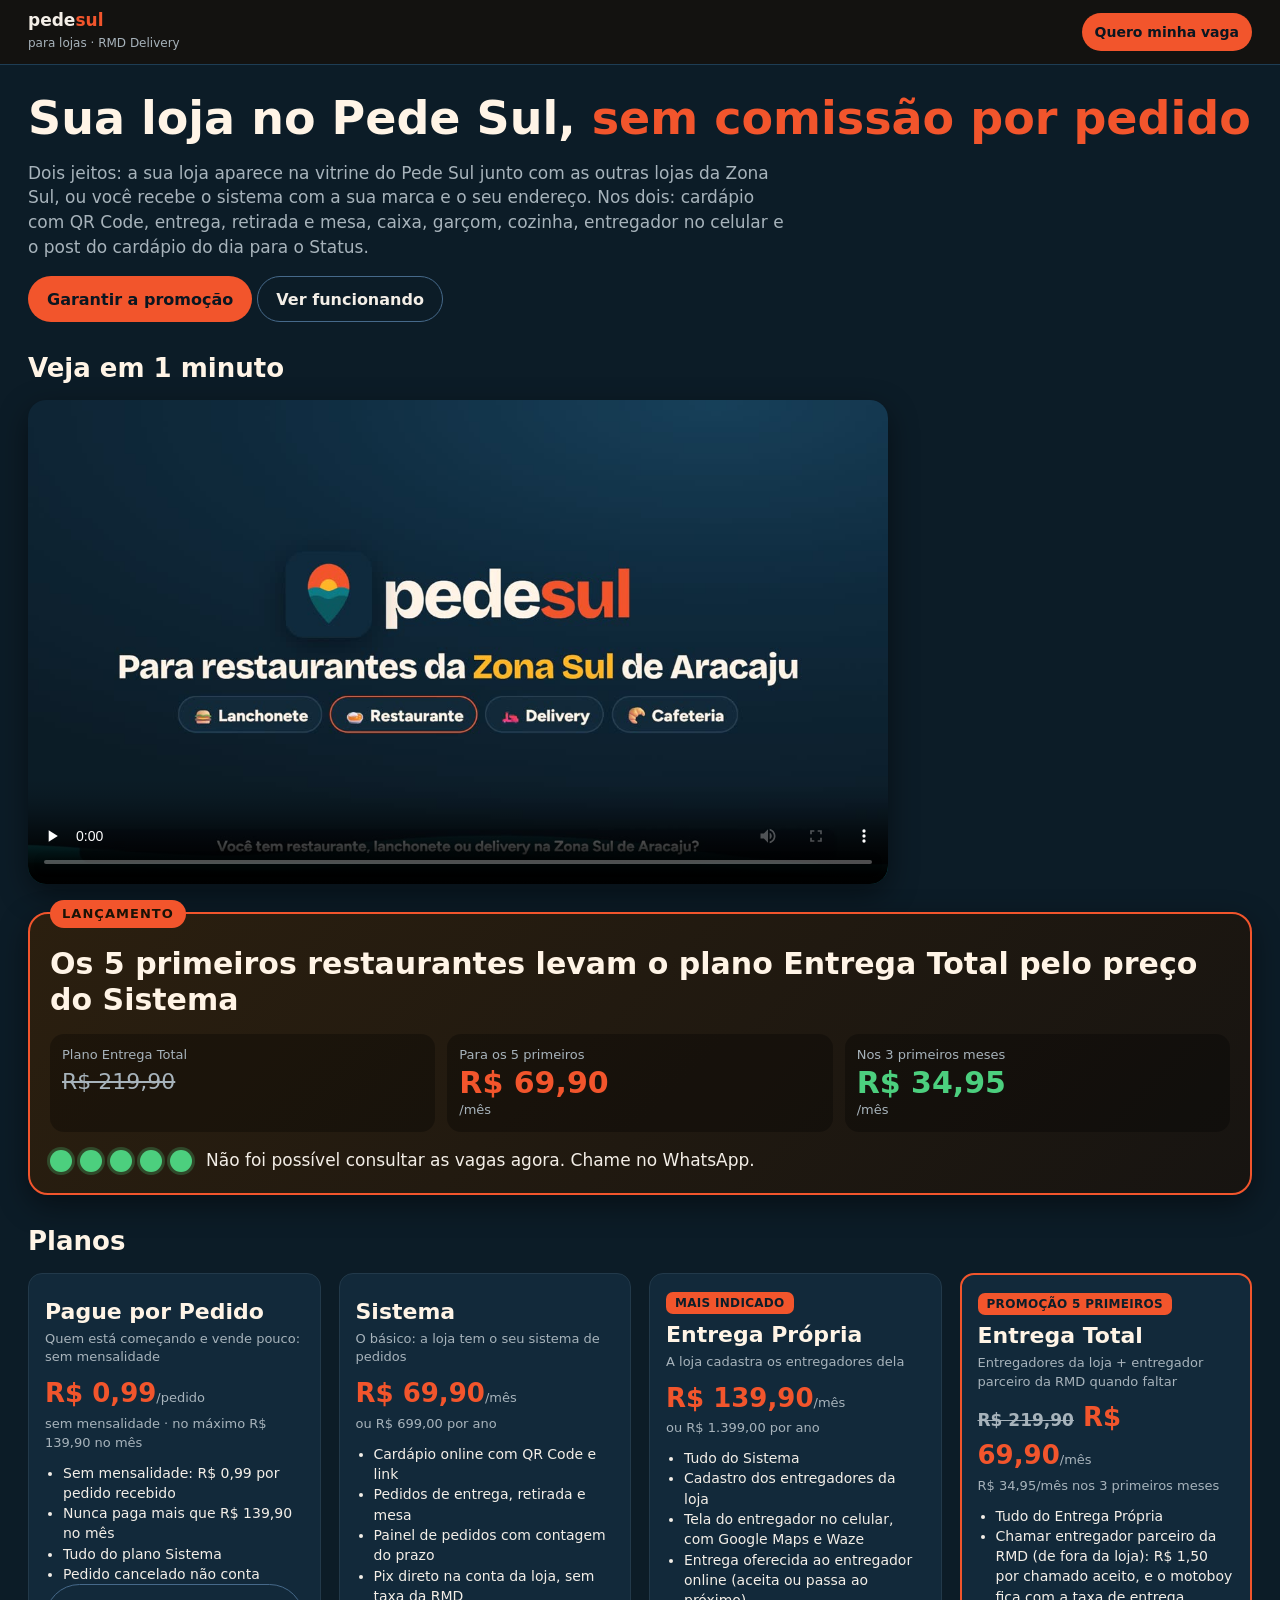
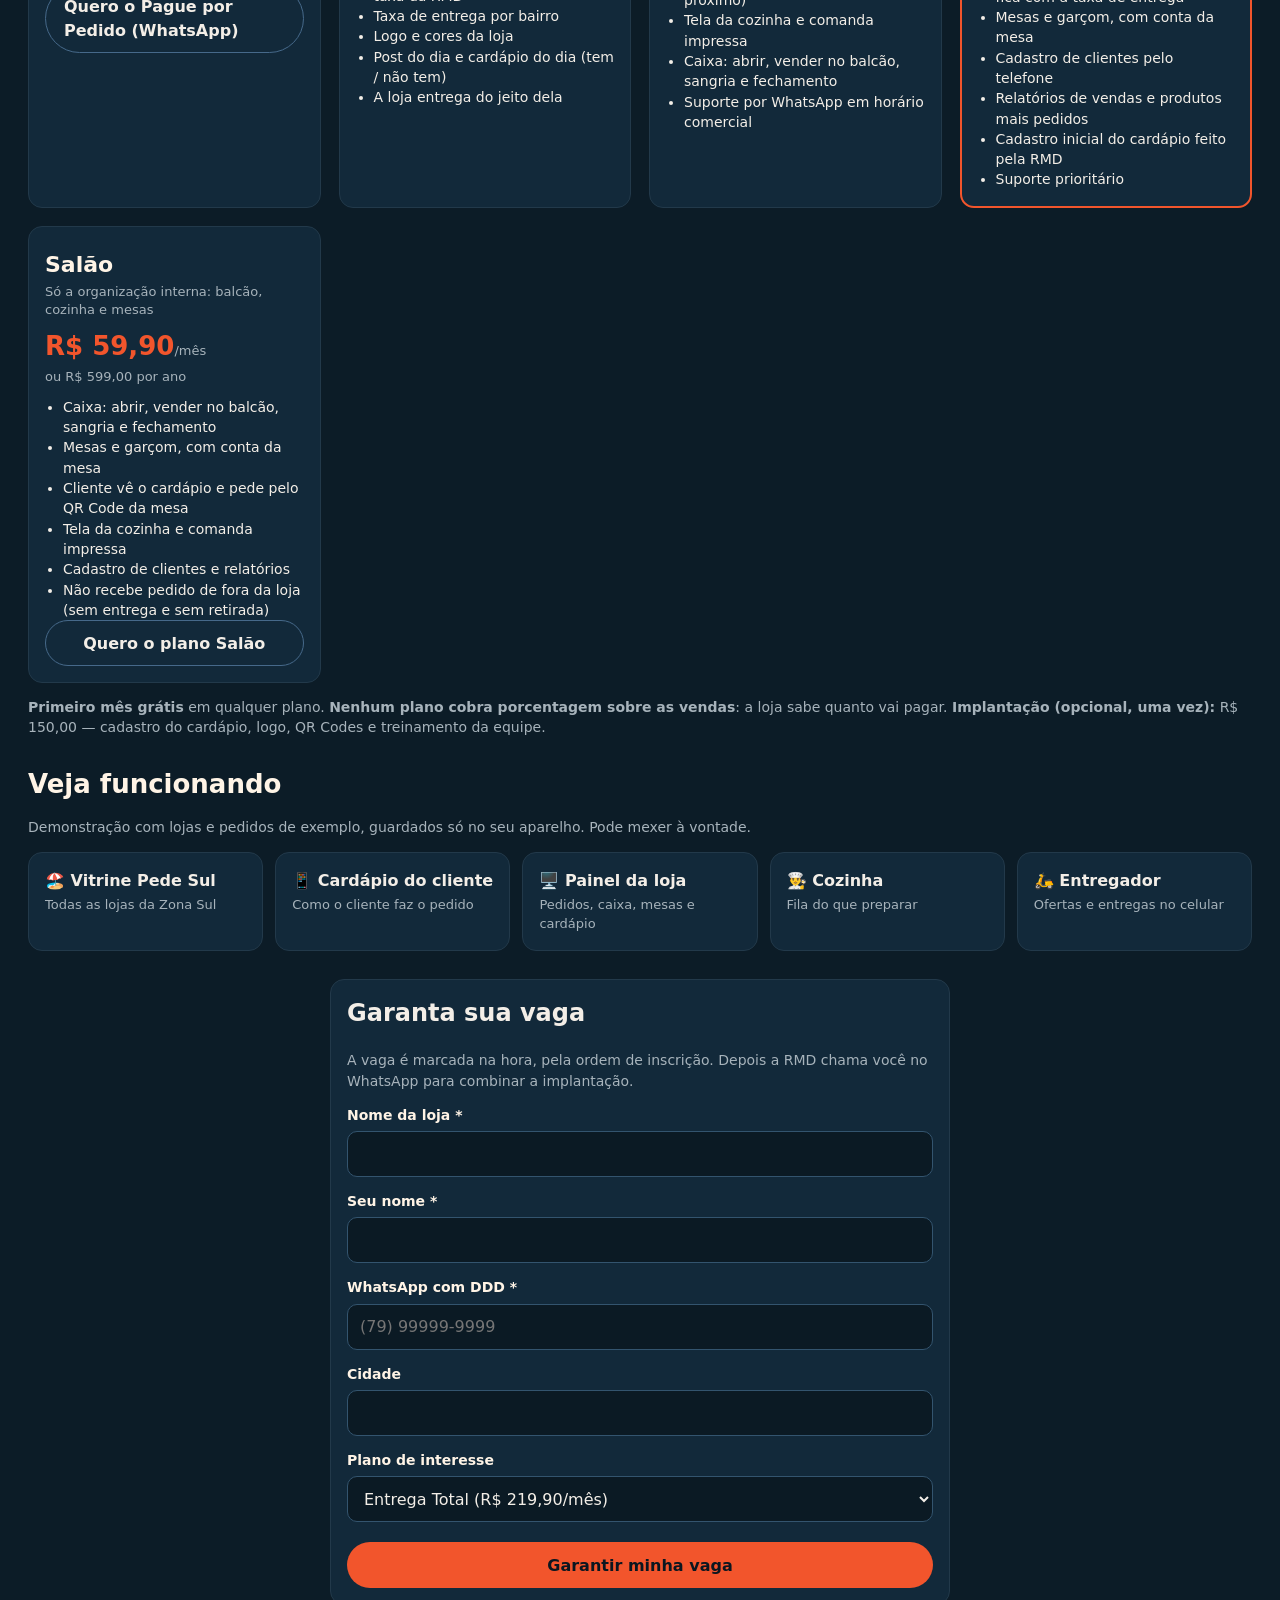
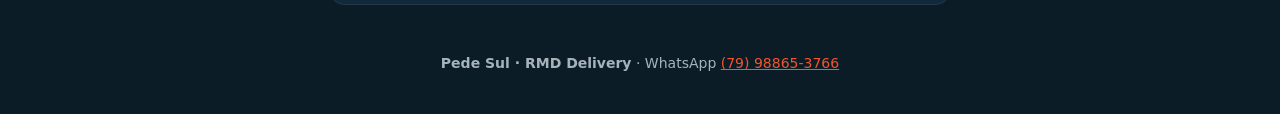
<file: vendas.html>
<!DOCTYPE html>
<html lang="pt-BR">
<head>
<script>/* endereco-proprio-20261120 */(function(){var v="https://rmd-pedesul.github.io";if(location.hostname==="rinaldomiranda-netizen.github.io"&&!/; wv\)/.test(navigator.userAgent)){location.replace(v+location.pathname.replace(/^\/pedesul(?=\/|$)/,"")+location.search+location.hash);}})();</script>
<meta charset="UTF-8">
<meta name="viewport" content="width=device-width, initial-scale=1">
<meta name="theme-color" content="#0f2a3d">
<meta name="description" content="Coloque sua loja no Pede Sul, o delivery da Zona Sul de Aracaju, sem comissão por pedido. Ou tenha o sistema com a sua marca. RMD Delivery.">
<title>Sua loja no Pede Sul | RMD Delivery</title>
<link rel="icon" type="image/png" sizes="32x32" href="assets/marca/icone_32.png">
<link rel="stylesheet" href="css/pedesul.css?v=202611270208">
<link rel="stylesheet" href="css/vendas.css?v=202611270208">
</head>
<body class="vendas">
<header class="topo">
  <div class="container">
    <a class="marca" href="index.html"><span class="marca-texto"><strong>pede<span style="color:var(--ouro)">sul</span></strong><small>para lojas · RMD Delivery</small></span></a>
    <a class="btn btn-ouro btn-peq" href="#inscricao">Quero minha vaga</a>
  </div>
</header>

<main>
  <section class="v-heroi container">
    <h1>Sua loja no Pede Sul, <span>sem comissão por pedido</span></h1>
    <p>Dois jeitos: a sua loja aparece na vitrine do Pede Sul junto com as outras lojas da Zona Sul, ou você recebe o sistema com a sua marca e o seu endereço. Nos dois: cardápio com QR Code, entrega, retirada e mesa, caixa, garçom, cozinha, entregador no celular e o post do cardápio do dia para o Status.</p>
    <div class="barra-acoes">
      <a class="btn btn-ouro" href="#inscricao">Garantir a promoção</a>
      <a class="btn btn-linha" href="#demonstracao">Ver funcionando</a>
    </div>
  </section>

  <section class="container v-video">
    <h2 class="v-titulo">Veja em 1 minuto</h2>
    <video controls playsinline preload="none" poster="videos/pedesul_video1_capa.jpg" aria-label="Vídeo: o Pede Sul para donos de loja">
      <source src="videos/pedesul_video1_donos_de_loja.mp4" type="video/mp4">
      Seu navegador não mostra vídeo. <a href="videos/pedesul_video1_donos_de_loja.mp4">Baixe o vídeo</a>.
    </video>
  </section>

  <section class="container">
    <div class="v-promo" id="promo">
      <div class="v-promo-selo">LANÇAMENTO</div>
      <h2>Os <span data-promo="vagas">5</span> primeiros restaurantes levam o plano <b>Entrega Total</b> pelo preço do <b>Sistema</b></h2>
      <div class="v-precos">
        <div><small>Plano Entrega Total</small><s data-promo="cheio">R$ 219,90</s></div>
        <div class="v-preco-promo"><small>Para os 5 primeiros</small><strong data-promo="preco">R$ 69,90</strong><small>/mês</small></div>
        <div class="v-preco-inicio"><small>Nos <span data-promo="meses">3</span> primeiros meses</small><strong data-promo="inicio">R$ 34,95</strong><small>/mês</small></div>
      </div>
      <div class="v-vagas" aria-live="polite">
        <div class="v-bolinhas" id="bolinhas" aria-hidden="true"></div>
        <p id="texto-vagas">Consultando vagas…</p>
      </div>
    </div>
  </section>

  <section class="container">
    <h2 class="v-titulo">Planos</h2>
    <div class="grade v-planos" id="planos"></div>
    <p class="v-nota" id="nota-implantacao"></p>
  </section>

  <section class="container" id="demonstracao">
    <h2 class="v-titulo">Veja funcionando</h2>
    <p class="v-nota">Demonstração com lojas e pedidos de exemplo, guardados só no seu aparelho. Pode mexer à vontade.</p>
    <div class="v-demos">
      <a class="caixa" href="index.html?demo=1" target="_blank" rel="noopener"><b>🏖️ Vitrine Pede Sul</b><span>Todas as lojas da Zona Sul</span></a>
      <a class="caixa" href="loja.html?loja=conis-burger&amp;demo=1" target="_blank" rel="noopener"><b>📱 Cardápio do cliente</b><span>Como o cliente faz o pedido</span></a>
      <a class="caixa" href="painel.html?loja=conis-burger&amp;demo=1" target="_blank" rel="noopener"><b>🖥️ Painel da loja</b><span>Pedidos, caixa, mesas e cardápio</span></a>
      <a class="caixa" href="cozinha.html?loja=conis-burger&amp;demo=1" target="_blank" rel="noopener"><b>👨‍🍳 Cozinha</b><span>Fila do que preparar</span></a>
      <a class="caixa" href="entregador.html?loja=conis-burger&amp;demo=1" target="_blank" rel="noopener"><b>🛵 Entregador</b><span>Ofertas e entregas no celular</span></a>
    </div>
  </section>

  <section class="container" id="inscricao">
    <form class="caixa v-form" id="form-inscricao" novalidate>
      <h2 style="margin-top:0">Garanta sua vaga</h2>
      <p class="v-nota" style="margin-top:0">A vaga é marcada na hora, pela ordem de inscrição. Depois a RMD chama você no WhatsApp para combinar a implantação.</p>
      <div class="campo"><label for="i-restaurante">Nome da loja *</label><input id="i-restaurante" maxlength="80" autocomplete="organization" required></div>
      <div class="campo"><label for="i-nome">Seu nome *</label><input id="i-nome" maxlength="60" autocomplete="name" required></div>
      <div class="campo"><label for="i-whats">WhatsApp com DDD *</label><input id="i-whats" maxlength="20" inputmode="tel" autocomplete="tel" placeholder="(79) 99999-9999" required></div>
      <div class="campo"><label for="i-cidade">Cidade</label><input id="i-cidade" maxlength="60" autocomplete="address-level2"></div>
      <div class="campo"><label for="i-plano">Plano de interesse</label><select id="i-plano"></select><span class="ajuda" id="ajuda-plano"></span></div>
      <div id="msg-form" role="alert"></div>
      <button class="btn btn-ouro btn-bloco" type="submit" id="btn-inscrever">Garantir minha vaga</button>
    </form>
    <div class="caixa v-ok oculto" id="resultado" aria-live="polite"></div>
  </section>
</main>

<footer class="container v-rodape">
  <b>Pede Sul · RMD Delivery</b> · WhatsApp <a id="link-whats" href="#" target="_blank" rel="noopener">(79) 98865-3766</a>
</footer>

<script src="js/config.js?v=202611270208"></script>
<script src="js/nucleo.js?v=202611270208"></script>
<script src="js/planos-rmd.js?v=202611270208"></script>
<script src="js/vendas.js?v=202611270208"></script>
</body>
</html>
</file>
<file: css/pedesul.css>
/* Pede Sul — visual (noite da orla, coral, sol, mar e areia). Mobile primeiro. Copiado do Aterrisse com as cores trocadas. */
:root {
  --carvao: #0c1c27;
  --carvao-2: #0f2a3d;
  --cartao: #12293a;
  --linha: #22394a;
  --ouro: #f2552c;
  --ouro-2: #ff7a55;
  --laranja: #ffb627;
  --madeira: #0e7c86;
  --madeira-2: #0b5a62;
  --creme: #fff4e6;
  --texto: #f3eee7;
  --texto-2: #a7b3bb;
  --ok: #4ccf7e;
  --erro: #ff6b5b;
  --aviso: #ffd166;
  --raio: 14px;
  --sombra: 0 10px 30px rgba(0, 0, 0, .45);
}
* { box-sizing: border-box; }
html { scroll-behavior: smooth; -webkit-text-size-adjust: 100%; }
body { margin: 0; background: var(--carvao); color: var(--texto); font-family: system-ui, -apple-system, "Segoe UI", Roboto, Arial, sans-serif; font-size: 16px; line-height: 1.45; overflow-x: hidden; }
button, input, select, textarea { font: inherit; color: inherit; }
button { cursor: pointer; }
button:disabled { cursor: not-allowed; opacity: .55; }
a { color: var(--ouro-2); }
:focus-visible { outline: 3px solid var(--ouro-2); outline-offset: 2px; }
img { max-width: 100%; display: block; }
.oculto { display: none !important; }
.sr { position: absolute; width: 1px; height: 1px; overflow: hidden; clip: rect(0 0 0 0); white-space: nowrap; }
.container { max-width: 1100px; margin: 0 auto; padding: 0 16px; }

/* ---------- botões e campos */
.btn { display: inline-flex; align-items: center; justify-content: center; gap: 8px; min-height: 46px; padding: 10px 18px; border-radius: 999px; border: 1px solid transparent; font-weight: 800; text-decoration: none; transition: background .15s, color .15s, transform .05s; }
.btn:active { transform: translateY(1px); }
.btn-ouro { background: var(--ouro); color: #0b1620; }
.btn-ouro:hover { background: var(--ouro-2); }
.btn-linha { background: transparent; border-color: #46698a; color: var(--texto); }
.btn-linha:hover { background: #173247; }
.btn-zap { background: #1fa855; color: #fff; }
.btn-zap:hover { background: #22bd5f; }
.btn-perigo { background: transparent; border-color: #8e3b33; color: #ffb3aa; }
.btn-perigo:hover { background: #3a1814; }
.btn-peq { min-height: 38px; padding: 6px 12px; font-size: 14px; }
.btn-bloco { width: 100%; }
.campo { display: flex; flex-direction: column; gap: 6px; margin-bottom: 14px; }
.campo label, .rotulo { font-weight: 700; font-size: 14px; color: var(--creme); }
.campo input, .campo select, .campo textarea, .entrada { width: 100%; min-height: 46px; padding: 10px 12px; border-radius: 10px; border: 1px solid #33546e; background: #0b1a24; color: var(--texto); }
.campo textarea { min-height: 80px; resize: vertical; }
.campo input:focus, .campo select:focus, .campo textarea:focus { border-color: var(--ouro); outline: none; box-shadow: 0 0 0 3px rgba(255, 173, 24, .25); }
.campo .ajuda { font-size: 13px; color: var(--texto-2); }
.campo .msg-erro { font-size: 13px; color: var(--erro); font-weight: 700; }
.campo.invalido input, .campo.invalido select, .campo.invalido textarea { border-color: var(--erro); }
.linha-2 { display: grid; grid-template-columns: 1fr 1fr; gap: 10px; }
.linha-3 { display: grid; grid-template-columns: 2fr 1fr; gap: 10px; }
.opcoes-radio { display: grid; gap: 8px; }
.opcao { display: flex; align-items: center; gap: 10px; min-height: 48px; padding: 10px 12px; border: 1px solid var(--linha); border-radius: 12px; background: #10222f; cursor: pointer; }
.opcao input { width: 20px; height: 20px; accent-color: var(--ouro); flex: none; }
.opcao:has(input:checked) { border-color: var(--ouro); background: #2a2014; }
.opcao.desativada { opacity: .5; cursor: not-allowed; }
.opcao .preco-opcao { margin-left: auto; color: var(--ouro-2); font-weight: 700; white-space: nowrap; }

/* ---------- topo */
.topo { position: sticky; top: 0; z-index: 20; background: rgba(20, 18, 16, .96); border-bottom: 1px solid #1e3d54; backdrop-filter: blur(6px); }
.topo .container { display: flex; align-items: center; justify-content: space-between; gap: 10px; min-height: 64px; }
.marca { display: flex; align-items: center; gap: 10px; text-decoration: none; color: var(--texto); min-width: 0; }
.marca-selo { width: 46px; height: 46px; flex: none; border-radius: 50%; background: var(--ouro); color: #0b1620; display: grid; place-items: center; font-weight: 900; font-size: 20px; border: 3px solid var(--creme); box-shadow: 0 0 0 2px var(--ouro); overflow: hidden; }
.marca-selo img { width: 100%; height: 100%; object-fit: contain; }
.marca-selo:has(img) { width: 54px; height: 54px; background: transparent; border: 0; box-shadow: none; }
.marca-texto { min-width: 0; }
.marca-texto strong { display: block; font-size: 17px; line-height: 1.1; white-space: nowrap; overflow: hidden; text-overflow: ellipsis; }
.marca-texto small { color: var(--texto-2); font-size: 12px; }
.btn-sacola { position: relative; flex: none; }
.contador { min-width: 24px; height: 24px; padding: 0 6px; border-radius: 12px; background: var(--carvao); color: #fff; font-size: 13px; display: inline-grid; place-items: center; }

/* ---------- faixas */
.faixa { padding: 10px 16px; text-align: center; font-size: 14px; font-weight: 700; }
.faixa-demo { background: repeating-linear-gradient(45deg, #3b2a06, #3b2a06 12px, #4a3508 12px, #4a3508 24px); color: var(--aviso); border-bottom: 1px solid #7a5a12; }
.faixa-fechado { background: #3a1814; color: #ffd0c9; }
.faixa-aviso { background: var(--madeira-2); color: var(--creme); }

/* ---------- herói */
.heroi { background: radial-gradient(ellipse at 85% 0%, #7a2e18 0, transparent 45%), linear-gradient(120deg, #112536, #0a1822 70%); border-bottom: 4px solid var(--ouro); }
.heroi .container { padding-top: 26px; padding-bottom: 26px; display: grid; gap: 18px; }
.destaque-faixa { display: flex; align-items: center; gap: 12px; background: linear-gradient(110deg, var(--madeira-2), #132738); border: 1px solid #a8431f; border-left: 5px solid var(--ouro); border-radius: var(--raio); padding: 14px 16px; }
.destaque-faixa .icone-grande { font-size: 34px; line-height: 1; }
.destaque-faixa strong { display: block; color: var(--ouro); font-size: 18px; }
.destaque-faixa p { margin: 2px 0 0; color: #cdd6dc; font-size: 14px; }
.heroi h1 { margin: 0; font-size: clamp(30px, 8vw, 54px); line-height: 1.02; letter-spacing: -.5px; }
.heroi h1 em { font-style: normal; color: var(--ouro); }
.heroi p.sub { margin: 0; color: #b9c4cb; max-width: 560px; }
.heroi .acoes { display: flex; flex-wrap: wrap; gap: 10px; }

/* ---------- navegação de categorias e busca */
.barra-cardapio { position: sticky; top: 64px; z-index: 15; background: rgba(20, 18, 16, .97); border-bottom: 1px solid #1a364b; }
.barra-cardapio .container { padding-top: 10px; padding-bottom: 10px; display: grid; gap: 10px; }
.area-busca { padding-top: 14px; }
.busca { position: relative; }
.busca input { width: 100%; min-height: 44px; padding: 10px 14px 10px 40px; border-radius: 999px; border: 1px solid #2a4963; background: #0b1a24; }
.busca::before { content: "🔎"; position: absolute; left: 14px; top: 50%; transform: translateY(-50%); font-size: 15px; }
.chips { display: flex; gap: 8px; overflow-x: auto; scrollbar-width: none; -webkit-overflow-scrolling: touch; padding-bottom: 2px; }
.chips::-webkit-scrollbar { display: none; }
.chip { flex: none; display: inline-flex; align-items: center; gap: 6px; min-height: 40px; padding: 8px 14px; border-radius: 999px; border: 1px solid #2a4963; background: #10222f; color: var(--texto); font-weight: 700; font-size: 14px; text-decoration: none; white-space: nowrap; }
.chip:hover { border-color: var(--ouro); }
.chip.agora { border-color: var(--ouro); background: #1a364b; }
.chip .ponto-agora { width: 8px; height: 8px; border-radius: 50%; background: var(--ouro); }

/* ---------- seções e produtos */
.secao { padding: 22px 0 6px; scroll-margin-top: 190px; }
.secao-cab { display: flex; flex-wrap: wrap; align-items: baseline; gap: 8px 12px; margin-bottom: 12px; }
.secao-cab h2 { margin: 0; font-size: 24px; }
.secao-cab p { margin: 0; width: 100%; color: var(--texto-2); font-size: 14px; }
.selo-agora { background: var(--ouro); color: #0d1e29; padding: 4px 9px; border-radius: 7px; font-size: 12px; font-weight: 900; letter-spacing: .3px; }
.secao.em-destaque .grade { padding: 12px; border-radius: 18px; border: 1px solid #d9431c; background: linear-gradient(135deg, #132738, #0e1f2b); }
.grade { display: grid; grid-template-columns: 1fr; gap: 12px; }
.produto { display: grid; grid-template-columns: 92px 1fr; gap: 12px; background: var(--cartao); border: 1px solid var(--linha); border-radius: var(--raio); padding: 12px; min-width: 0; }
.produto-foto { width: 92px; height: 92px; border-radius: 12px; overflow: hidden; background: linear-gradient(145deg, #1e3d54, #0e202c); display: grid; place-items: center; font-size: 44px; position: relative; }
.produto-foto img { width: 100%; height: 100%; object-fit: cover; }
.produto-foto .ilustr { position: absolute; bottom: 0; left: 0; right: 0; background: rgba(0, 0, 0, .65); font-size: 9px; text-align: center; color: #ddd; padding: 1px; }
.produto-corpo { display: flex; flex-direction: column; min-width: 0; }
.produto h3 { margin: 0 0 4px; font-size: 17px; line-height: 1.2; }
.produto p { margin: 0 0 8px; color: #9aa8b1; font-size: 13px; flex: 1; }
.produto-rodape { display: flex; align-items: center; justify-content: space-between; gap: 8px; flex-wrap: wrap; }
.preco { font-size: 19px; font-weight: 900; color: var(--ouro); }
.etiqueta { display: inline-block; font-size: 11px; font-weight: 800; padding: 3px 7px; border-radius: 6px; margin: 0 4px 6px 0; }
.etiqueta-demo { background: #3a2f12; color: var(--aviso); border: 1px dashed #8a6d20; }
.etiqueta-esgotado { background: #3a1814; color: #ffb3aa; }
.etiqueta-real { background: #1d2b1f; color: #a7e3b6; }
.produto.esgotado { opacity: .7; }
.btn-add { min-height: 42px; padding: 8px 14px; border-radius: 10px; border: 1px solid #9a3a1e; color: var(--ouro); background: #1c3a50; font-weight: 900; }
.btn-add:hover:not(:disabled) { background: var(--ouro); color: #0d1e29; }
.vazio, .estado { background: var(--cartao); border: 1px solid var(--linha); border-radius: var(--raio); padding: 22px; text-align: center; color: var(--texto-2); }
.estado.erro { border-color: #8e3b33; color: #ffd0c9; }
.esqueleto { height: 116px; border-radius: var(--raio); background: linear-gradient(90deg, #122637 25%, #173247 50%, #122637 75%); background-size: 200% 100%; animation: brilho 1.2s infinite; }
@keyframes brilho { to { background-position: -200% 0; } }

/* ---------- rodapé */
.rodape { margin-top: 30px; border-top: 1px solid #1e3d54; background: #0e1f2b; padding: 26px 16px 110px; text-align: center; color: #9aa8b1; font-size: 13px; }
.rodape strong { color: var(--ouro); }

/* ---------- barra fixa da sacola (celular) */
.barra-sacola { position: fixed; left: 12px; right: 12px; bottom: 12px; z-index: 25; }
.barra-sacola .btn { width: 100%; justify-content: space-between; box-shadow: var(--sombra); min-height: 54px; padding: 10px 20px; }

/* ---------- janelas (diálogo e gaveta) */
.fundo { position: fixed; inset: 0; z-index: 40; background: rgba(0, 0, 0, .7); display: flex; align-items: flex-end; justify-content: center; }
.janela { width: 100%; max-width: 560px; max-height: 92vh; overflow-y: auto; background: var(--carvao-2); border: 1px solid #335270; border-radius: 20px 20px 0 0; padding: 18px 16px 22px; box-shadow: var(--sombra); }
.janela-cab { display: flex; align-items: flex-start; justify-content: space-between; gap: 10px; margin-bottom: 12px; }
.janela-cab h2 { margin: 0; font-size: 21px; }
.fechar { flex: none; width: 42px; height: 42px; border-radius: 50%; border: 1px solid #33546e; background: transparent; color: #fff; font-size: 22px; line-height: 1; }
.grupo-adic { margin: 14px 0; }
.grupo-adic h3 { margin: 0 0 4px; font-size: 16px; }
.grupo-adic .regra { font-size: 12px; color: var(--texto-2); margin-bottom: 8px; }
.qtd { display: inline-flex; align-items: center; gap: 4px; border: 1px solid #33546e; border-radius: 999px; padding: 3px; }
.qtd button { width: 38px; height: 38px; border-radius: 50%; border: 0; background: #1a364b; color: var(--ouro); font-size: 20px; font-weight: 900; }
.qtd span { min-width: 30px; text-align: center; font-weight: 800; }
.rodape-janela { position: sticky; bottom: -22px; margin: 16px -16px -22px; padding: 12px 16px 16px; background: var(--carvao-2); border-top: 1px solid #22415a; display: flex; gap: 10px; align-items: center; }
.rodape-janela .btn { flex: 1; }
.erros-lista { background: #3a1814; color: #ffd0c9; border-radius: 10px; padding: 10px 12px; font-size: 14px; margin: 10px 0; }
.erros-lista:empty { display: none; }
.item-sacola { display: grid; grid-template-columns: 1fr auto; gap: 6px 10px; padding: 12px 0; border-bottom: 1px solid #22415a; }
.item-sacola .det { font-size: 13px; color: var(--texto-2); }
.item-sacola .acoes-item { grid-column: 1 / -1; display: flex; flex-wrap: wrap; gap: 8px; align-items: center; }
.totais { margin: 14px 0; display: grid; gap: 6px; }
.totais div { display: flex; justify-content: space-between; }
.totais .total { font-size: 20px; font-weight: 900; color: var(--ouro); }
.resumo-bloco { background: #0f212d; border: 1px solid var(--linha); border-radius: 12px; padding: 12px; margin-bottom: 12px; font-size: 14px; }
.resumo-bloco h3 { margin: 0 0 6px; font-size: 15px; color: var(--ouro-2); }
.sucesso { text-align: center; padding: 10px 0; }
.sucesso .numero { font-size: 44px; font-weight: 900; color: var(--ouro); line-height: 1; margin: 8px 0; }
.passos { display: flex; gap: 6px; justify-content: center; margin-bottom: 14px; }
.passos span { width: 30px; height: 5px; border-radius: 3px; background: #22415a; }
.passos span.ativo { background: var(--ouro); }
.linha-tempo { list-style: none; padding: 0; margin: 12px 0; text-align: left; }
.linha-tempo li { padding: 6px 0 6px 22px; position: relative; color: var(--texto-2); font-size: 14px; }
.linha-tempo li::before { content: ""; position: absolute; left: 4px; top: 12px; width: 10px; height: 10px; border-radius: 50%; background: #33546e; }
.linha-tempo li.feito { color: var(--texto); }
.linha-tempo li.feito::before { background: var(--ok); }
.aviso-toast { position: fixed; left: 50%; bottom: 84px; transform: translateX(-50%); z-index: 60; background: #2a2014; border: 1px solid var(--ouro); color: var(--creme); padding: 10px 16px; border-radius: 12px; box-shadow: var(--sombra); max-width: calc(100% - 32px); text-align: center; font-weight: 700; }

@media (max-width: 420px) { .sr-maior { display: none; } .btn-sacola { padding: 10px 14px; } }

/* Celular: nada de fileira que rola para o lado. Categorias quebram em linhas, todas visíveis. */
@media (max-width: 767px) {
  .chips { flex-wrap: wrap; gap: 6px; overflow: visible; padding-bottom: 0; }
  .chip { flex: 1 1 auto; min-height: 36px; padding: 5px 10px; font-size: 13px; line-height: 1.15; white-space: normal; justify-content: center; text-align: center; }
  .chip .ponto-agora { flex: none; }
  .barra-cardapio .container { padding-top: 8px; padding-bottom: 8px; }
}
@media (max-width: 767px) and (max-height: 700px) { .barra-cardapio { position: static; } }

/* ---------- tablet e desktop */
@media (min-width: 640px) {
  .grade { grid-template-columns: 1fr 1fr; }
  .fundo { align-items: center; padding: 20px; }
  .janela { border-radius: 20px; }
  .rodape-janela { bottom: -22px; }
}
@media (min-width: 960px) {
  .grade { grid-template-columns: repeat(3, 1fr); }
  .produto { grid-template-columns: 1fr; }
  .produto-foto { width: 100%; height: 150px; font-size: 64px; }
  .heroi .container { grid-template-columns: 1.3fr .7fr; align-items: center; padding-top: 40px; padding-bottom: 40px; }
  .barra-sacola { display: none; }
  .rodape { padding-bottom: 26px; }
  .lista-entregas { display: grid; grid-template-columns: repeat(2, minmax(0, 1fr)); gap: 14px; align-items: start; }
  .lista-entregas > .caixa { margin: 0; }
}
/* computador: usa a largura toda da tela (antes ficava limitado a 1100px, com faixas vazias dos lados) */
@media (min-width: 1200px) {
  .container { max-width: none; padding: 0 28px; }
  .grade { grid-template-columns: repeat(4, 1fr); }
  .lista-entregas { grid-template-columns: repeat(3, minmax(0, 1fr)); }
}
@media (min-width: 1700px) {
  .grade { grid-template-columns: repeat(5, 1fr); }
}
@media (prefers-reduced-motion: reduce) { * { animation: none !important; transition: none !important; scroll-behavior: auto !important; } }

/* ---------- prazo do pedido (contagem regressiva) */
.prazo { display: inline-block; padding: 2px 8px; border-radius: 6px; font-weight: 900; font-size: 13px; font-variant-numeric: tabular-nums; white-space: nowrap; }
.prazo.ok { background: #173a22; color: #a7e3b6; }
.prazo.alerta { background: #4a3508; color: #ffe08a; }
.prazo.atrasado { background: #7a1e14; color: #fff; animation: piscar 1.2s infinite; }
@keyframes piscar { 50% { opacity: .6; } }

/* ---------- vitrine de demonstração (?demo=1) */
.barra-vitrine { display: flex; flex-wrap: wrap; gap: 6px 10px; align-items: center; justify-content: center; padding: 8px 12px; background: #ffc107; color: #0c1c27; }
.barra-vitrine .vitrine-titulo { font-weight: 900; font-size: 13px; text-align: center; }
.barra-vitrine .vitrine-botoes { display: flex; flex-wrap: wrap; gap: 6px; justify-content: center; }
.barra-vitrine .btn-linha { border-color: #0c1c27; color: #0c1c27; background: rgba(255, 255, 255, .35); }
.barra-vitrine .btn-ouro { background: #0c1c27; color: #ffc107; }
.barra-vitrine .btn { min-height: 34px; }

/* ---------- Pix */
.pix-bloco { background: #fffaf0; color: #0b1620; border-radius: 14px; padding: 14px; margin: 12px 0; text-align: center; }
.pix-titulo { font-weight: 900; font-size: 18px; }
.pix-texto { font-size: 13px; margin: 6px 0; color: #28465f; }
.pix-qr { background: #fff; border-radius: 10px; padding: 6px; margin: 8px auto; max-width: 230px; }
.pix-qr svg { width: 100%; height: auto; display: block; }
.pix-recebedor { font-size: 13px; font-weight: 800; margin-bottom: 8px; }
.pix-rotulo { display: block; font-size: 12px; font-weight: 800; text-align: left; margin-bottom: 4px; }
.pix-codigo { width: 100%; font-family: ui-monospace, Consolas, monospace; font-size: 11px; word-break: break-all; border: 1px solid #c9d3da; border-radius: 8px; padding: 6px; background: #fff; color: #0b1620; resize: none; margin-bottom: 8px; }

/* Pede Sul: volta à vitrine e CEP */
.voltar-vitrine { display: inline-block; margin: 10px 0 0; font-weight: 700; text-decoration: none; }
.linha-cep { display: flex; gap: 8px; align-items: flex-end; flex-wrap: wrap; }
.linha-cep .campo { flex: 1; min-width: 160px; margin-bottom: 0; }
.linha-cep .btn { margin-bottom: 6px; }

/* ===================== Cardápio profissional (22/11/2026): abas, fotos reais, cartões e efeitos ===================== */
.barra-cardapio { backdrop-filter: saturate(1.4) blur(12px); -webkit-backdrop-filter: saturate(1.4) blur(12px); background: rgba(12, 22, 30, .86); box-shadow: 0 10px 30px rgba(0, 0, 0, .25); }
.chips { flex-wrap: nowrap !important; overflow-x: auto !important; scroll-snap-type: x proximity; gap: 8px !important; padding: 2px 2px 4px !important; }
.chip { flex: none !important; white-space: nowrap !important; scroll-snap-align: center; min-height: 40px; padding: 8px 16px !important; font-size: 14px !important; letter-spacing: .1px;
  border: 1px solid rgba(255, 255, 255, .10); background: rgba(255, 255, 255, .05); color: var(--texto); cursor: pointer; font-family: inherit;
  transition: background .25s ease, color .25s ease, transform .2s ease, box-shadow .25s ease, border-color .25s ease; }
.chip:hover { transform: translateY(-1px); border-color: var(--ouro); }
.chip:active { transform: scale(.96); }
.chip.ativa { background: var(--ouro); color: #10131a; border-color: transparent; box-shadow: 0 6px 18px -6px var(--ouro); }
.chip.ativa .ponto-agora { background: #10131a; }
.secao { padding: 26px 0 8px; }
.secao-cab h2 { font-size: 26px; letter-spacing: -.3px; }
.secao.em-destaque .grade { padding: 0; border: 0; background: none; }
.grade { grid-template-columns: repeat(2, minmax(0, 1fr)) !important; gap: 14px !important; }
@media (min-width: 720px) { .grade { grid-template-columns: repeat(3, minmax(0, 1fr)) !important; gap: 18px !important; } }
@media (min-width: 1040px) { .grade { grid-template-columns: repeat(4, minmax(0, 1fr)) !important; } }
@media (min-width: 1400px) { .grade { grid-template-columns: repeat(5, minmax(0, 1fr)) !important; } }
.produto { display: flex !important; flex-direction: column; padding: 0 !important; gap: 0 !important; overflow: hidden; border-radius: 18px !important;
  border: 1px solid rgba(255, 255, 255, .07) !important; background: linear-gradient(180deg, rgba(255, 255, 255, .045), rgba(255, 255, 255, .015)), var(--cartao) !important;
  box-shadow: 0 1px 0 rgba(255, 255, 255, .04) inset, 0 10px 24px -14px rgba(0, 0, 0, .7); transition: transform .28s cubic-bezier(.2, .7, .2, 1), box-shadow .28s ease, border-color .28s ease; }
.produto:hover { transform: translateY(-4px); border-color: rgba(255, 255, 255, .16) !important; box-shadow: 0 18px 36px -16px rgba(0, 0, 0, .8); }
.produto-foto { width: 100% !important; height: auto !important; aspect-ratio: 4 / 3; border-radius: 0 !important; font-size: 56px !important;
  background: radial-gradient(120% 90% at 30% 20%, rgba(255, 255, 255, .10), transparent 60%), linear-gradient(145deg, #1d3a50, #0d1c27) !important; }
.produto-foto img { transition: transform .6s cubic-bezier(.2, .7, .2, 1); }
.produto:hover .produto-foto img { transform: scale(1.06); }
.produto-foto::after { content: ""; position: absolute; inset: auto 0 0 0; height: 45%; background: linear-gradient(to top, rgba(8, 14, 20, .55), transparent); pointer-events: none; }
.produto-foto .ilustr { top: 8px; left: 8px; right: auto; bottom: auto; z-index: 2; padding: 3px 8px; border-radius: 99px; font-size: 10px; letter-spacing: .2px;
  background: rgba(0, 0, 0, .45); backdrop-filter: blur(6px); -webkit-backdrop-filter: blur(6px); color: #f1f1f1; }
.produto-corpo { padding: 12px 12px 14px; gap: 2px; flex: 1; }
.produto h3 { font-size: 15.5px !important; line-height: 1.25; letter-spacing: -.1px; display: -webkit-box; -webkit-line-clamp: 2; -webkit-box-orient: vertical; overflow: hidden; }
.produto p { font-size: 12.5px !important; line-height: 1.4; color: #9fb0bb !important; display: -webkit-box; -webkit-line-clamp: 2; -webkit-box-orient: vertical; overflow: hidden; margin-bottom: 10px !important; }
.produto-rodape { flex-wrap: nowrap !important; align-items: flex-end !important; margin-top: auto; }
.preco { font-size: 17px !important; letter-spacing: -.2px; line-height: 1.1; }
.preco small { display: block; font-size: 11px !important; font-weight: 600; }
.btn-add { flex: none; min-height: 38px !important; padding: 8px 14px !important; border-radius: 999px !important; border: 0 !important; background: var(--ouro) !important; color: #10131a !important;
  font-size: 13px !important; box-shadow: 0 6px 16px -8px var(--ouro); transition: transform .18s ease, filter .2s ease; }
.btn-add:hover:not(:disabled) { filter: brightness(1.08); transform: translateY(-1px); }
.btn-add:active:not(:disabled) { transform: scale(.95); }
@media (max-width: 420px) { .btn-add { padding: 8px 11px !important; font-size: 12px !important; } .preco { font-size: 16px !important; } }
@keyframes cardapio-surgir { from { opacity: 0; transform: translateY(16px) scale(.98); } to { opacity: 1; transform: none; } }
.entrando .secao-cab { animation: cardapio-surgir .4s cubic-bezier(.2, .7, .2, 1) both; }
.entrando .produto { animation: cardapio-surgir .45s cubic-bezier(.2, .7, .2, 1) both; animation-delay: calc(var(--i, 0) * 35ms + 60ms); }
@media (prefers-reduced-motion: reduce) { .entrando .produto, .entrando .secao-cab { animation: none; } .produto, .produto-foto img, .chip { transition: none; } }
.preco { white-space: nowrap; }
.produto-rodape { gap: 6px !important; }
.btn-add:not(:disabled) { font-size: 0 !important; width: 40px; height: 40px; min-height: 40px !important; padding: 0 !important; display: grid; place-items: center; }
.btn-add:not(:disabled)::before { content: "+"; font-size: 24px; font-weight: 800; line-height: 1; margin-top: -2px; }
@media (min-width: 720px) { .btn-add:not(:disabled) { font-size: 13px !important; width: auto; padding: 8px 14px !important; display: inline-flex; gap: 2px; } .btn-add:not(:disabled)::before { content: none; } }
/* topo com foto */
.heroi.com-foto { position: relative; overflow: hidden; background: #0a1520; }
.heroi.com-foto::before { content: ""; position: absolute; inset: -20px; background: var(--heroi-foto) center / cover no-repeat; filter: saturate(1.15); transform: scale(1.05);
  animation: heroi-zoom 18s ease-in-out infinite alternate; }
.heroi.com-foto::after { content: ""; position: absolute; inset: 0; background: linear-gradient(180deg, rgba(8, 14, 20, .18) 0%, rgba(8, 14, 20, .55) 50%, rgba(8, 14, 20, .94) 100%),
  radial-gradient(120% 80% at 0% 0%, rgba(0, 0, 0, .35), transparent 60%); }
.heroi.com-foto > .container { position: relative; z-index: 1; }
.heroi.com-foto h1 { text-shadow: 0 4px 24px rgba(0, 0, 0, .55); }
.heroi .resumo-bloco, .destaque-faixa { backdrop-filter: blur(10px); -webkit-backdrop-filter: blur(10px); background: rgba(14, 26, 36, .62) !important; border-color: rgba(255, 255, 255, .10) !important; border-radius: 16px; }
@keyframes heroi-zoom { from { transform: scale(1.05); } to { transform: scale(1.14) translateY(-10px); } }
@media (prefers-reduced-motion: reduce) { .heroi.com-foto::before { animation: none; } }
/* selos na foto e preço antigo riscado (promoção) */
.selos-foto { position: absolute; right: 8px; top: 8px; z-index: 3; display: flex; flex-direction: column; align-items: flex-end; gap: 4px; }
.selo-foto { font-size: 10.5px; font-weight: 900; letter-spacing: .3px; padding: 3px 9px; border-radius: 99px; color: #fff; box-shadow: 0 4px 12px rgba(0, 0, 0, .35); text-transform: uppercase; }
.selo-promo { background: linear-gradient(135deg, #ff3d5a, #ff7a3d); }
.selo-vendido { background: linear-gradient(135deg, #f0a400, #ffcf3d); color: #2a1a00; }
.preco-antigo { display: block; font-size: 12px; font-weight: 600; color: #8796a0; text-decoration: line-through; line-height: 1.1; }

/* ---- faixa de propaganda e tema da época dentro da loja (js/faixa-loja.js) ---- */
.loja-faixa { background: transparent; padding: 12px 0 2px; }
.loja-faixa .v-an { width: 100%; border: 0; font: inherit; text-align: left; cursor: pointer; }
.loja-faixa .v-an.com-imagem { background-size: cover; background-position: center; min-height: 150px; }
.v-an-selo.promo { background: linear-gradient(135deg, #ff3d5a, #ff7a3d); }
.v-an-arte.com-logo { right: 14px; bottom: auto; top: 50%; margin-top: -48px; transform: none; animation: anFlutuaReto 3.6s ease-in-out infinite; }
.v-an.ativa .v-an-arte.com-logo { animation: anFlutuaReto 3.6s ease-in-out infinite; }
.v-an-arte.com-logo img { width: 96px; height: 96px; border-radius: 50%; object-fit: cover; border: 3px solid rgba(255,255,255,.85); background: #fff; }
@keyframes anFlutuaReto { 0%, 100% { transform: translateY(0); } 50% { transform: translateY(-6px); } }
.com-tema .heroi { border-bottom-color: var(--tema3); }
.com-tema .heroi:not(.com-foto) { background: linear-gradient(160deg, var(--tema1) 0%, var(--tema2) 100%); }
.com-tema .heroi.com-foto::after { background: linear-gradient(180deg, color-mix(in srgb, var(--tema1) 62%, transparent) 0%, rgba(8, 14, 20, .55) 55%, rgba(8, 14, 20, .94) 100%); }
.com-tema .heroi h1 em { color: var(--tema3); }
.heroi { position: relative; }
.heroi .lf-enfeites { z-index: 1; }
.heroi > .container { position: relative; z-index: 2; }
.lf-tema-chip { margin: 0 0 8px !important; }
.tema-saojoao .heroi > .container { padding-top: 78px; }
.v-enfeites .confete.fita { width: 5px; height: 30px; border-radius: 3px; }
.com-tema .barra-sacola .btn-ouro, .com-tema .btn-sacola { box-shadow: 0 0 0 2px var(--tema3); }
@media (prefers-reduced-motion: reduce) { .v-an-arte.com-logo { animation: none !important; } }
.lf-festas { list-style: none; margin: 6px 0 0; padding: 0; display: grid; gap: 6px; font-size: 14px; }
.lf-festas li { background: rgba(255,255,255,.04); border: 1px solid var(--linha); border-radius: 10px; padding: 7px 10px; }

/* ---- ajuste para celular estreito (pedido do Rinaldo, 22/11/2026) ----
   O texto escondido de leitor de tela (.sr) dentro dos botões de categoria escapava da barra e alargava a página
   (em celular de 360 px a página ficava com 400 px): o card do produto e a barra da sacola passavam da tela.
   Agora a barra de categorias segura o texto escondido, e a página nunca fica mais larga que a tela. */
.chips, .chip { position: relative; }
.sr { left: 0; top: 0; margin: -1px; padding: 0; border: 0; }
html { overflow-x: clip; }
.janela { max-width: min(560px, 100vw); }
/* esgotado: preço e selo cabem no cartão estreito, sem cortar a palavra */
.produto-rodape { flex-wrap: wrap; row-gap: 6px; }
.produto.esgotado .btn-add { font-size: 11px !important; padding: 6px 10px !important; min-height: 32px !important; white-space: nowrap; }
@media (max-width: 380px) { .produto.esgotado .btn-add { font-size: 10px !important; padding: 5px 8px !important; } }
.selos-janela { display: flex; align-items: center; gap: 6px; flex-wrap: wrap; margin: 6px 0; }
.selos-janela .selo-foto { position: static; }
</file>
<file: css/vitrine.css>
/* Pede Sul — vitrine com todas as lojas (usa as cores de pedesul.css). */
.vitrine { font-family: "Figtree", system-ui, -apple-system, "Segoe UI", Roboto, Arial, sans-serif; }
.vitrine h1, .vitrine h2 { font-family: "Bricolage Grotesque", "Trebuchet MS", system-ui, sans-serif; text-wrap: balance; }
.v-topo { background: var(--carvao-2); border-bottom: 1px solid var(--linha); position: sticky; top: 0; z-index: 20; }
.v-topo-in { display: flex; align-items: center; justify-content: space-between; gap: 12px; min-height: 64px; }
.v-marca { display: inline-flex; }
.v-marca svg { display: block; max-width: 100%; height: auto; }
.v-heroi { background: var(--carvao-2); padding: 18px 0 26px;
  background-image: radial-gradient(120% 70px at 50% 100%, var(--madeira) 0 55%, transparent 56%); background-repeat: no-repeat; background-position: bottom; }
.v-heroi h1 { font-size: clamp(28px, 7vw, 44px); line-height: 1.08; margin: 6px 0 8px; color: var(--creme); }
.v-heroi h1 em { font-style: normal; color: var(--laranja); }
.v-heroi p { color: var(--texto-2); margin: 0 0 14px; max-width: 60ch; }
.v-heroi .busca { margin-bottom: 18px; }
.vitrine .chips { margin: 16px 0 4px; }
.vitrine .chip { font: inherit; cursor: pointer; }
.v-titulo { font-size: 22px; margin: 14px 0 10px; }
.v-lojas { display: grid; grid-template-columns: repeat(auto-fill, minmax(min(100%, 330px), 1fr)); gap: 10px; margin-bottom: 30px; }
.v-loja { display: grid; grid-template-columns: 64px minmax(0, 1fr) auto; gap: 12px; align-items: center; padding: 12px; border-radius: 18px;
  background: var(--cartao); border: 1px solid var(--linha); color: var(--texto); text-decoration: none; transition: border-color .15s, transform .15s; }
.v-loja:hover { border-color: var(--ouro); }
.v-loja:active { transform: translateY(1px); }
.v-loja.fechada { opacity: .7; }
.v-logo { width: 64px; height: 64px; border-radius: 16px; display: grid; place-items: center; font-size: 30px; overflow: hidden; }
.v-logo img { width: 100%; height: 100%; object-fit: cover; }
.v-info { display: grid; gap: 2px; min-width: 0; }
.v-info b { font-size: 17px; }
.v-info small { color: var(--texto-2); font-size: 13px; }
.v-info .v-aberta { color: var(--ok); font-weight: 700; }
.v-info .v-fechada { color: var(--erro); font-weight: 700; }
.v-seta { font-size: 28px; color: var(--texto-2); }
@media (prefers-reduced-motion: reduce) { .v-loja { transition: none; } }
.vitrine .chips { flex-wrap: nowrap; display: flex; overflow-x: auto; max-width: 100%; scrollbar-width: none; -webkit-overflow-scrolling: touch; padding-bottom: 2px; }
.vitrine .chips::-webkit-scrollbar { display: none; }
.vitrine .chip { flex: none; width: auto; }

/* Faixa de propagandas (passa sozinha a cada 5 s; com o dedo também) */
.v-anuncios { background: var(--carvao-2); padding: 12px 0 0; overflow: hidden; }
.v-anuncios > .container { min-width: 0; max-width: 100%; }
.v-an-trilho { display: flex; width: 100%; max-width: 100%; min-width: 0; overflow-x: auto; scroll-snap-type: x mandatory; scrollbar-width: none; border-radius: 18px; gap: 0; }
.v-an-trilho::-webkit-scrollbar { display: none; }
.v-an { flex: 0 0 100%; scroll-snap-align: start; min-height: 132px; padding: 16px 18px; display: flex; flex-direction: column; justify-content: center; gap: 4px;
  color: #fff; text-decoration: none; background-size: cover; background-position: center; border-radius: 18px; box-sizing: border-box; overflow: hidden; }
.v-an strong { font-family: "Bricolage Grotesque", "Trebuchet MS", system-ui, sans-serif; font-size: clamp(20px, 5.5vw, 28px); line-height: 1.1; text-shadow: 0 1px 2px rgba(0,0,0,.35); overflow-wrap: anywhere; }
.v-an-texto { font-size: 15px; max-width: 46ch; text-shadow: 0 1px 2px rgba(0,0,0,.35); }
.v-an-selo { align-self: flex-start; font-size: 11px; font-weight: 800; letter-spacing: .04em; text-transform: uppercase; background: rgba(0,0,0,.35); padding: 3px 8px; border-radius: 999px; }
.v-an-selo.patro { background: #fff; color: #222; }
.v-an-acao { align-self: flex-start; margin-top: 6px; font-weight: 800; font-size: 14px; background: rgba(255,255,255,.18); padding: 6px 12px; border-radius: 999px; }
.v-an:focus-visible { outline: 3px solid var(--laranja); outline-offset: -3px; }
.v-an-pontos { display: flex; justify-content: center; gap: 6px; padding: 8px 0 2px; }
.v-an-pontos button { width: 9px; height: 9px; padding: 0; border-radius: 50%; border: 0; background: var(--linha); cursor: pointer; }
.v-an-pontos button[aria-current="true"] { background: var(--ouro); width: 22px; border-radius: 6px; }

/* vídeo da vitrine (abre numa janela por cima) */
.v-ver-video { margin: 0 0 14px; }
.v-video-janela { position: fixed; inset: 0; margin: auto; border: 0; padding: 0; background: transparent; width: min(92vw, 420px, calc(86vh * 9 / 16)); max-width: none; height: fit-content; max-height: 96vh; overflow: hidden; }
.v-video-janela::backdrop { background: rgba(5, 12, 18, .82); }
.v-video-janela video { display: block; width: 100%; aspect-ratio: 9 / 16; border-radius: 18px; background: #08141d; }
.v-video-fechar { position: absolute; top: 8px; right: 8px; width: 44px; height: 44px; border-radius: 50%; border: 0; background: var(--ouro); color: #1a0d07; font-size: 26px; font-weight: 800; cursor: pointer; z-index: 2; }

/* ---- faixa de propagandas com movimento ---- */
.v-an { position: relative; isolation: isolate; background-size: 220% 220%; animation: anFundo 9s ease-in-out infinite; padding-right: 108px; box-shadow: 0 10px 26px rgba(0,0,0,.35); }
.v-an.com-imagem { animation: none; background-size: cover; padding-right: 18px; }
@keyframes anFundo { 0%, 100% { background-position: 0% 50%; } 50% { background-position: 100% 50%; } }
.v-an::after { content: ""; position: absolute; inset: 0; z-index: 3; pointer-events: none; border-radius: inherit;
  background: linear-gradient(105deg, transparent 35%, rgba(255,255,255,.28) 50%, transparent 65%); background-size: 260% 100%; background-position: 160% 0; }
.v-an.ativa::after { animation: anBrilho 1.4s .5s ease-out both; }
@keyframes anBrilho { from { background-position: 160% 0; } to { background-position: -60% 0; } }
.v-an-conteudo { position: relative; z-index: 2; display: flex; flex-direction: column; gap: 4px; align-items: flex-start; }
.v-an.ativa .v-an-conteudo > * { animation: anEntra .65s cubic-bezier(.2,.8,.2,1) both; }
.v-an.ativa .v-an-conteudo > :nth-child(2) { animation-delay: .1s; }
.v-an.ativa .v-an-conteudo > :nth-child(3) { animation-delay: .2s; }
.v-an.ativa .v-an-conteudo > :nth-child(4) { animation-delay: .32s; }
@keyframes anEntra { from { opacity: 0; transform: translateY(14px); } to { opacity: 1; transform: none; } }
.v-an-arte { position: absolute; z-index: 1; right: 6px; bottom: -8px; font-size: 92px; line-height: 1; transform: rotate(-10deg);
  filter: drop-shadow(0 8px 14px rgba(0,0,0,.35)); animation: anFlutua 3.6s ease-in-out infinite; }
.v-an.ativa .v-an-arte { animation: anArteEntra .8s cubic-bezier(.3,1.5,.5,1) both, anFlutua 3.6s .8s ease-in-out infinite; }
@keyframes anFlutua { 0%, 100% { transform: rotate(-10deg) translateY(0); } 50% { transform: rotate(-4deg) translateY(-8px); } }
@keyframes anArteEntra { from { opacity: 0; transform: rotate(-30deg) scale(.4) translateY(30px); } to { opacity: 1; transform: rotate(-10deg) scale(1); } }
.v-an-bolha { position: absolute; z-index: 0; border-radius: 50%; background: rgba(255,255,255,.12); pointer-events: none; }
.v-an-bolha.b1 { width: 150px; height: 150px; right: -40px; top: -60px; animation: anBolha 7s ease-in-out infinite; }
.v-an-bolha.b2 { width: 70px; height: 70px; right: 110px; bottom: -30px; background: rgba(255,255,255,.08); animation: anBolha 9s 1s ease-in-out infinite reverse; }
@keyframes anBolha { 0%, 100% { transform: translate(0, 0) scale(1); } 50% { transform: translate(-14px, 10px) scale(1.12); } }
.v-an-acao { transition: transform .15s; }
.v-an:hover .v-an-acao { transform: translateX(4px); }
/* pontos: o da vez é uma barrinha que enche até a próxima propaganda */
.v-an-pontos button { position: relative; overflow: hidden; transition: width .3s; }
.v-an-pontos button[aria-current="true"] { width: 30px; background: rgba(242,85,44,.35); }
.v-an-pontos button[aria-current="true"]::after { content: ""; position: absolute; inset: 0; background: var(--ouro); transform-origin: left; transform: scaleX(1); }
.v-an-pontos button.enchendo::after { animation: anEnche 5s linear both; }
@keyframes anEnche { from { transform: scaleX(0); } to { transform: scaleX(1); } }

/* ---- logo com movimento: o alfinete cai, o sol nasce e brilha, o mar balança ---- */
.v-marca .lg-pino { transform-box: fill-box; transform-origin: 50% 100%; animation: lgCai .9s cubic-bezier(.3,1.45,.55,1) both; }
@keyframes lgCai { 0% { transform: translateY(-40%) scale(.85); opacity: 0; } 60% { opacity: 1; } 100% { transform: none; } }
.v-marca .lg-sol { transform-box: fill-box; transform-origin: 50% 50%; animation: lgNasce 1.4s .5s ease-out both, lgBrilha 3s 2s ease-in-out infinite; }
@keyframes lgNasce { from { transform: translateY(9px); } to { transform: none; } }
@keyframes lgBrilha { 0%, 100% { filter: drop-shadow(0 0 0 rgba(255,182,39,0)); } 50% { filter: drop-shadow(0 0 4px rgba(255,214,107,.95)); } }
.v-marca .lg-onda1 { animation: lgOnda 3.2s ease-in-out infinite; }
.v-marca .lg-onda2 { animation: lgOnda 4s .4s ease-in-out infinite reverse; }
@keyframes lgOnda { 0%, 100% { transform: translate(0, 0); } 50% { transform: translate(5px, 1.2px); } }
.v-marca:hover .lg-pino { animation: lgPula .6s ease-out; }
@keyframes lgPula { 0%, 100% { transform: none; } 40% { transform: translateY(-10%); } }

@media (prefers-reduced-motion: reduce) {
  .v-an, .v-an::after, .v-an-arte, .v-an-bolha, .v-an.ativa .v-an-conteudo > *, .v-an.ativa .v-an-arte, .v-an-pontos button.enchendo::after,
  .v-marca .lg-pino, .v-marca .lg-sol, .v-marca .lg-onda1, .v-marca .lg-onda2 { animation: none !important; }
}

/* ---- tema da época (liga sozinho perto de cada festa; ver js/temas.js) ---- */
.v-heroi { position: relative; overflow: hidden; }
.v-heroi > .container { position: relative; z-index: 1; }
.com-tema .v-heroi { background-color: var(--tema2);
  background-image: radial-gradient(120% 70px at 50% 100%, var(--madeira) 0 55%, transparent 56%), linear-gradient(160deg, var(--tema1) 0%, var(--tema2) 100%); }
.com-tema .v-heroi h1 em { color: var(--tema3); }
.com-tema .v-heroi p { color: rgba(255,255,255,.85); }
.v-tema-chip { display: inline-block; margin: 0 0 6px !important; padding: 5px 12px; border-radius: 999px; background: rgba(0,0,0,.28); color: #fff !important;
  font-weight: 800; font-size: 14px; animation: temaChip 2.4s ease-in-out infinite; }
@keyframes temaChip { 0%, 100% { transform: none; } 50% { transform: translateY(-2px); } }
.v-enfeites { position: absolute; inset: 0; pointer-events: none; z-index: 0; overflow: hidden; }
.v-enfeites .particula { position: absolute; top: -40px; line-height: 1; color: #fff; opacity: .6; }
.tema-saojoao .v-heroi { padding-top: 70px; }
.v-enfeites .cair { animation: temaCai linear infinite; }
.v-enfeites .confete { width: 9px; height: 14px; border-radius: 2px; }
@keyframes temaCai { from { transform: translateY(-20px) rotate(0deg); } to { transform: translateY(560px) rotate(540deg); } }
.v-enfeites .subir { top: auto; bottom: -40px; animation: temaSobe ease-in infinite; }
@keyframes temaSobe { from { transform: translateY(0) translateX(0); opacity: 0; } 15% { opacity: .9; } to { transform: translateY(-560px) translateX(20px); opacity: 0; } }
.v-enfeites .piscar { animation: temaPisca ease-in-out infinite; }
@keyframes temaPisca { 0%, 100% { opacity: 0; transform: scale(.4); } 50% { opacity: 1; transform: scale(1.1); } }
.v-enfeites .varal { position: absolute; left: -2%; right: -2%; top: 0; display: flex; justify-content: space-between; filter: drop-shadow(0 3px 3px rgba(0,0,0,.3)); }
.v-enfeites .varal.dois { top: 36px; transform: translateX(14px); opacity: .85; }
.v-enfeites .bandeira { width: 26px; height: 30px; clip-path: polygon(0 0, 100% 0, 100% 100%, 50% 72%, 0 100%); transform-origin: top center; animation: temaBalanca 2.2s ease-in-out infinite; }
@keyframes temaBalanca { 0%, 100% { transform: rotate(-7deg); } 50% { transform: rotate(7deg); } }
.v-enfeites .fogo { position: absolute; width: 6px; height: 6px; border-radius: 50%; color: #ffd23f; animation: temaFogo 4.2s ease-out infinite; opacity: 0;
  box-shadow: 0 -34px 0 0 currentColor, 24px -24px 0 0 currentColor, 34px 0 0 0 currentColor, 24px 24px 0 0 currentColor, 0 34px 0 0 currentColor, -24px 24px 0 0 currentColor, -34px 0 0 0 currentColor, -24px -24px 0 0 currentColor; }
@keyframes temaFogo { 0% { transform: scale(.1); opacity: 1; } 45% { transform: scale(1); opacity: 1; } 70%, 100% { transform: scale(1.2); opacity: 0; } }
@media (prefers-reduced-motion: reduce) { .v-tema-chip { animation: none; } }

/* Produtos de todas as lojas (o plano mais caro aparece mais: js/vitrine-produtos.js) */
.v-sub { color: var(--texto-2); font-size: 14px; margin: -4px 0 12px; }
.v-prod-faixa { display: flex; gap: 12px; overflow-x: auto; scroll-snap-type: x mandatory; scrollbar-width: none; padding: 2px 0 8px; margin-bottom: 6px; -webkit-overflow-scrolling: touch; }
.v-prod-faixa::-webkit-scrollbar { display: none; }
.v-produtos { display: grid; grid-template-columns: repeat(auto-fill, minmax(min(46%, 170px), 1fr)); gap: 10px; margin-bottom: 12px; }
.v-mais { margin: 4px 0 18px; }
.v-prod { display: grid; grid-template-rows: 1fr auto; min-width: 0; border-radius: 18px; overflow: hidden; background: var(--cartao); border: 1px solid var(--linha); transition: border-color .15s, transform .15s; }
.v-prod:hover { border-color: var(--ouro); }
.v-prod.fechada { opacity: .72; }
.v-prod.grande { flex: 0 0 min(78%, 300px); scroll-snap-align: start; }
.v-prod-link { display: grid; gap: 4px; align-content: start; color: var(--texto); text-decoration: none; padding: 0 0 8px; }
.v-prod-link:active { transform: translateY(1px); }
.v-prod-foto { position: relative; display: grid; place-items: center; aspect-ratio: 4 / 3; font-size: 44px; overflow: hidden; }
.v-prod.grande .v-prod-foto { aspect-ratio: 16 / 9; font-size: 56px; }
.v-prod-foto img { width: 100%; height: 100%; object-fit: cover; }
.v-prod-foto > span { filter: drop-shadow(0 4px 8px rgba(0,0,0,.25)); }
.v-prod-exemplo, .v-prod-fechada { position: absolute; top: 8px; left: 8px; font-style: normal; font-size: 11px; font-weight: 700; padding: 2px 8px; border-radius: 999px; background: rgba(0,0,0,.6); color: #fff; }
.v-prod-fechada { left: auto; right: 8px; background: var(--erro); }
.v-prod-nome { font-weight: 700; font-size: 15px; line-height: 1.25; padding: 4px 10px 0; display: -webkit-box; -webkit-line-clamp: 2; -webkit-box-orient: vertical; overflow: hidden; }
.v-prod.grande .v-prod-nome { font-size: 17px; }
.v-prod-desc { color: var(--texto-2); font-size: 13px; padding: 0 10px; display: -webkit-box; -webkit-line-clamp: 2; -webkit-box-orient: vertical; overflow: hidden; }
.v-prod-preco { display: flex; align-items: center; justify-content: space-between; gap: 8px; padding: 2px 10px 0; color: var(--laranja); font-weight: 800; font-size: 16px; }
.v-prod-pedir { background: var(--ouro); color: #fff; font-size: 14px; padding: 6px 12px; border-radius: 999px; }
.v-prod-loja { display: block; padding: 8px 10px; border-top: 1px solid var(--linha); color: var(--texto-2); font-size: 13px; font-weight: 600; text-decoration: none; white-space: nowrap; overflow: hidden; text-overflow: ellipsis; }
.v-prod-loja:hover { color: var(--texto); }
@media (prefers-reduced-motion: reduce) { .v-prod { transition: none; } .v-prod-faixa { scroll-behavior: auto; } }
.v-tema-chip[hidden] { display: none; }
</file>
<file: css/painel.css>
/* Painel interno do Mini Delivery Aterrisse */
.painel-nav { position: sticky; top: 64px; z-index: 15; display: flex; gap: 6px; overflow-x: auto; scrollbar-width: none; padding: 8px 16px; background: #0e1f2b; border-bottom: 1px solid #1a364b; }
.painel-nav::-webkit-scrollbar { display: none; }
.painel-nav button { flex: none; min-height: 42px; padding: 8px 14px; border-radius: 999px; border: 1px solid #2a4963; background: #10222f; font-weight: 700; font-size: 14px; white-space: nowrap; }
.painel-nav button[aria-current="page"] { background: var(--ouro); color: #0d1e29; border-color: var(--ouro); }
.painel-nav .badge-novo { display: inline-grid; place-items: center; min-width: 20px; height: 20px; margin-left: 4px; padding: 0 5px; border-radius: 10px; background: var(--erro); color: #fff; font-size: 12px; }
.painel-conteudo { padding-top: 18px; padding-bottom: 60px; }
/* Celular: abas do painel em grade, todas visíveis (sem rolar para o lado). */
@media (max-width: 767px) {
  .painel-nav { position: static; display: grid; grid-template-columns: repeat(3, minmax(0, 1fr)); overflow: visible; }
  .painel-nav button { min-height: 40px; padding: 6px 4px; font-size: 13px; white-space: normal; line-height: 1.15; border-radius: 12px; }
  .pedido-linha .lado { min-width: 0; }
  .tabela { font-size: 13px; }
}
.painel-conteudo h2 { margin: 0 0 12px; font-size: 22px; }
.painel-conteudo h3 { margin: 18px 0 8px; font-size: 17px; color: var(--ouro-2); }
.cartoes-resumo { display: grid; grid-template-columns: repeat(2, 1fr); gap: 10px; margin-bottom: 16px; }
.cartao-num { background: var(--cartao); border: 1px solid var(--linha); border-radius: var(--raio); padding: 14px; }
.cartao-num span { display: block; font-size: 13px; color: var(--texto-2); }
.cartao-num strong { font-size: 24px; color: var(--ouro); }
.caixa { background: var(--cartao); border: 1px solid var(--linha); border-radius: var(--raio); padding: 14px; margin-bottom: 14px; }
.barra-acoes { display: flex; flex-wrap: wrap; gap: 8px; align-items: center; margin-bottom: 12px; }
.barra-acoes .entrada { width: auto; flex: 1; min-width: 150px; }
.lista-pedidos { display: grid; gap: 10px; }
.pedido-linha { display: grid; grid-template-columns: auto 1fr auto; gap: 4px 12px; align-items: center; text-align: left; width: 100%; background: var(--cartao); border: 1px solid var(--linha); border-radius: var(--raio); padding: 12px; }
.pedido-linha:hover { border-color: var(--ouro); }
.pedido-linha .num { font-size: 22px; font-weight: 900; color: var(--ouro); }
.pedido-linha .info { min-width: 0; }
.pedido-linha .info b { display: block; overflow: hidden; text-overflow: ellipsis; white-space: nowrap; }
.pedido-linha .info small { color: var(--texto-2); }
.pedido-linha .lado { text-align: right; }
.status { display: inline-block; padding: 3px 8px; border-radius: 6px; font-size: 12px; font-weight: 800; white-space: nowrap; }
.st-RECEBIDO { background: #5a1e16; color: #ffd0c9; }
.st-ACEITO { background: #4a3508; color: #ffe08a; }
.st-EM_PREPARACAO { background: #4a2a08; color: #ffc27a; }
.st-PRONTO { background: #173a22; color: #a7e3b6; }
.st-SAIU_PARA_ENTREGA { background: #13314a; color: #a8d4ff; }
.st-ENTREGUE, .st-CONCLUIDO { background: #22301f; color: #c9e6c0; }
.st-CANCELADO { background: #333; color: #bbb; text-decoration: line-through; }
.colunas { display: grid; grid-template-columns: 1fr; gap: 14px; }
.ticket { background: #fffaf0; color: #0b1620; border-radius: 12px; padding: 14px; margin-bottom: 10px; }
.ticket h4 { margin: 0 0 6px; font-size: 20px; }
.ticket ul { margin: 6px 0; padding-left: 18px; font-size: 17px; }
.ticket .obs { background: #ffe9b3; border-radius: 6px; padding: 4px 8px; font-weight: 700; margin: 4px 0; }
.ticket .btn { margin-top: 8px; }
.tabela { width: 100%; border-collapse: collapse; font-size: 14px; }
.tabela th, .tabela td { padding: 8px 6px; border-bottom: 1px solid var(--linha); text-align: left; vertical-align: top; }
.tabela th { color: var(--texto-2); font-weight: 700; }
.rolagem-x { overflow-x: auto; }
.prod-adm { display: grid; grid-template-columns: 42px 1fr; gap: 10px; padding: 10px 0; border-bottom: 1px solid var(--linha); }
.prod-adm .ic { font-size: 28px; text-align: center; }
.prod-adm .acoes-prod { grid-column: 1 / -1; display: flex; flex-wrap: wrap; gap: 6px; }
.grupo-editor { border: 1px dashed #3b5e7a; border-radius: 12px; padding: 10px; margin-bottom: 10px; }
.opcao-editor { display: grid; grid-template-columns: 1fr 90px auto auto; gap: 6px; align-items: center; margin-bottom: 6px; }
.opcao-editor input[type=text], .opcao-editor input[type=number] { min-height: 40px; padding: 6px 8px; border-radius: 8px; border: 1px solid #33546e; background: #0b1a24; width: 100%; }
.chk { display: inline-flex; align-items: center; gap: 6px; font-size: 14px; min-height: 40px; }
.chk input { width: 20px; height: 20px; accent-color: var(--ouro); }
.qr-area { background: #fff; color: #111; border-radius: 16px; padding: 18px; text-align: center; max-width: 360px; margin: 0 auto; }
.qr-area svg { width: 100%; height: auto; max-width: 260px; }
.qr-area h3 { color: #111; margin: 0 0 4px; }
.aviso-caixa { background: #3b2a06; color: var(--aviso); border: 1px solid #7a5a12; border-radius: 12px; padding: 10px 12px; margin: 10px 0; font-size: 14px; }
.erro-caixa { background: #3a1814; color: #ffd0c9; border: 1px solid #8e3b33; border-radius: 12px; padding: 10px 12px; margin: 10px 0; font-size: 14px; }
.ok-caixa { background: #173a22; color: #c9f0d4; border: 1px solid #2f6a40; border-radius: 12px; padding: 10px 12px; margin: 10px 0; font-size: 14px; }
.login { max-width: 420px; margin: 30px auto; }
.so-imprimir { display: none; }
@media (min-width: 720px) {
  .cartoes-resumo { grid-template-columns: repeat(4, 1fr); }
  .colunas { grid-template-columns: 1fr 1fr; }
}
/* computador: tela toda — pedidos em 2 colunas e, na cozinha, vários tickets lado a lado em cada coluna */
@media (min-width: 1200px) {
  .lista-pedidos { display: grid; grid-template-columns: repeat(2, minmax(0, 1fr)); gap: 10px; align-items: start; }
  .colunas > section { display: grid; grid-template-columns: repeat(auto-fill, minmax(300px, 1fr)); gap: 10px; align-content: start; }
  .colunas > section > h3, .colunas > section > .vazio { grid-column: 1 / -1; }
  .colunas > section > .ticket { margin-bottom: 0; }
}
@media print {
  body { background: #fff; color: #000; }
  body > *:not(#area-impressao) { display: none !important; }
  #area-impressao { display: block !important; }
  .cartaz-qr { text-align: center; font-family: Arial, sans-serif; padding: 30px; }
  .cartaz-qr h1 { font-size: 34px; margin: 0 0 6px; }
  .cartaz-qr p { font-size: 20px; margin: 8px 0; }
  .cartaz-qr svg { width: 9cm; height: 9cm; }
}
.st-TESTE { background: #3b2a06; color: var(--aviso); border: 1px dashed #8a6d20; }
.pedido-linha .info small { display: block; }
.cartao-num { min-width: 0; }
.cartao-num strong { display: block; overflow-wrap: anywhere; font-size: clamp(18px, 5.5vw, 24px); }

/* Post do dia (Status do WhatsApp): formulário e prévia lado a lado; no celular, um embaixo do outro */
.post-grade { display: grid; grid-template-columns: minmax(0, 1fr) minmax(0, 340px); gap: 16px; align-items: start; }
.post-previa { position: sticky; top: 12px; }
.post-previa canvas { width: 100%; height: auto; aspect-ratio: 9 / 16; border-radius: 16px; box-shadow: 0 8px 30px rgba(0,0,0,.45); background: #222; display: block; }
@media (max-width: 760px) { .post-grade { grid-template-columns: minmax(0, 1fr); } .post-previa { position: static; max-width: 340px; margin: 0 auto; } }
/* Cardápio do dia: botões grandes de tem e não tem */
.dia-caixa { border: 2px solid var(--ouro); }
.dia-ajuda { color: var(--texto-2); font-size: 14px; margin-top: 0; }
.dia-cat { margin: 14px 0 4px; color: var(--creme); }
.dia-grupo { padding: 10px 0; border-top: 1px solid var(--linha); }
.dia-nome { font-weight: 700; margin-bottom: 8px; }
.dia-nome small { font-weight: 400; color: var(--texto-2); }
.dia-opcoes { display: grid; grid-template-columns: repeat(auto-fill, minmax(150px, 1fr)); gap: 8px; }
.dia-op { display: flex; align-items: center; gap: 8px; min-height: 48px; padding: 8px 10px; border-radius: 12px; border: 1px solid var(--linha); background: rgba(0, 0, 0, .25); color: var(--texto-2); font: inherit; font-size: 15px; text-align: left; cursor: pointer; }
.dia-op b { font-weight: 600; }
.dia-op em { margin-left: auto; font-style: normal; font-size: 12px; }
.dia-op.tem { border-color: var(--ok); color: var(--texto); background: rgba(76, 207, 126, .12); }
.dia-op:not(.tem) b { text-decoration: line-through; }
.dia-novo { display: flex; gap: 8px; margin-top: 8px; }
.dia-novo input { flex: 1; min-width: 0; }

/* Pede Sul — montar pedido (balcão e garçom), mesas e comanda impressa (do CONIS) */
.montar-lista { display: grid; grid-template-columns: repeat(auto-fill, minmax(170px, 1fr)); gap: 6px; }
.montar-prod { display: flex; justify-content: space-between; align-items: center; gap: 8px; min-height: 48px; padding: 8px 10px; border-radius: 12px;
  border: 1px solid var(--linha); background: var(--cartao); color: var(--texto); font: inherit; font-size: 14px; text-align: left; }
.montar-prod b { color: var(--ouro-2); white-space: nowrap; }
.montar-prod:hover { border-color: var(--ouro); }
.mesas-grade { display: grid; grid-template-columns: repeat(auto-fill, minmax(140px, 1fr)); gap: 10px; }
.mesa-cartao { display: grid; gap: 2px; min-height: 96px; padding: 12px; border-radius: 16px; border: 2px solid var(--linha); background: var(--cartao);
  color: var(--texto); font: inherit; text-align: left; align-content: start; }
.mesa-cartao b { font-size: 18px; }
.mesa-cartao small { color: var(--texto-2); }
.mesa-cartao.ocupada { border-color: var(--ouro); background: rgba(242, 85, 44, .12); }
.mesa-cartao.ocupada span { font-size: 20px; font-weight: 800; color: var(--ouro-2); }
@media print {
  .comanda { width: 72mm; font-family: Arial, sans-serif; font-size: 12px; color: #000; }
  .comanda h1 { font-size: 16px; margin: 0 0 4px; }
  .comanda p { margin: 4px 0; }
  .comanda hr { border: 0; border-top: 1px dashed #000; }
}
/* tela do entregador: botão de trabalho e oferta de entrega */
.trabalho { display: flex; align-items: center; justify-content: space-between; gap: 12px; border: 2px solid var(--linha); }
.trabalho.ligado { border-color: var(--ok); }
.trabalho small { color: var(--texto-2); }
.oferta-caixa { border: 2px solid var(--ouro); background: rgba(242, 85, 44, .1); }
/* área do desenvolvedor: cartão de cada loja */
.dev-loja-cab { display: flex; gap: 12px; align-items: flex-start; }
.dev-logo { width: 52px; height: 52px; border-radius: 14px; display: grid; place-items: center; font-size: 26px; flex: none; }
.dev-loja h4 { margin: 14px 0 6px; }
</file>
<file: css/vendas.css>
/* Página de vendas da RMD (vendas.html). Usa as cores e componentes de aterrisse.css. */
.vendas main { padding-bottom: 24px; }
.vendas section { margin-top: 28px; }
.v-heroi h1 { font-size: clamp(28px, 6vw, 46px); line-height: 1.1; margin: 8px 0 12px; color: var(--creme); }
.v-heroi h1 span { color: var(--ouro); }
.v-heroi p { font-size: 17px; max-width: 760px; color: var(--texto-2); }
.v-titulo { font-size: 26px; margin: 0 0 12px; color: var(--creme); }
.v-nota { font-size: 14px; color: var(--texto-2); }

.v-promo { position: relative; border: 2px solid var(--ouro); border-radius: 20px; padding: 26px 20px 20px; background: linear-gradient(135deg, #2b1f0f, #171411); box-shadow: var(--sombra); }
.v-promo h2 { margin: 6px 0 16px; font-size: clamp(21px, 4.4vw, 30px); line-height: 1.2; color: var(--creme); }
.v-promo-selo { position: absolute; top: -14px; left: 20px; background: var(--ouro); color: #1b1206; font-weight: 800; font-size: 13px; letter-spacing: .08em; padding: 5px 12px; border-radius: 999px; }
.v-precos { display: flex; flex-wrap: wrap; gap: 12px; align-items: stretch; }
.v-precos > div { flex: 1 1 150px; min-width: 0; background: rgba(0, 0, 0, .3); border-radius: 14px; padding: 12px; display: flex; flex-direction: column; gap: 2px; }
.v-precos small { color: var(--texto-2); font-size: 13px; }
.v-precos s { font-size: 22px; color: var(--texto-2); }
.v-precos strong { font-size: 30px; color: var(--ouro); line-height: 1.1; }
.v-preco-inicio strong { color: var(--ok); }
.v-vagas { margin-top: 16px; display: flex; flex-wrap: wrap; gap: 10px 14px; align-items: center; }
.v-vagas p { margin: 0; font-size: 17px; }
.v-bolinhas { display: flex; gap: 8px; }
.v-bolinhas span { width: 22px; height: 22px; border-radius: 50%; background: var(--ok); box-shadow: 0 0 0 3px rgba(76, 207, 126, .25); }
.v-bolinhas span.usada { background: #4a3f33; box-shadow: none; }
.v-promo.esgotada { border-color: var(--linha); }
.v-promo.esgotada .v-preco-promo strong, .v-promo.esgotada .v-preco-inicio strong { color: var(--texto-2); text-decoration: line-through; }

.v-plano h3 { margin: 6px 0 2px; font-size: 22px; color: var(--creme); }
.v-plano ul { padding-left: 18px; margin: 10px 0 0; font-size: 14px; }
.v-plano-promo { border: 2px solid var(--ouro); }
.v-para { font-size: 13px; color: var(--texto-2); }
.v-valor { font-size: 26px; font-weight: 800; color: var(--ouro); margin: 8px 0 2px; }
.v-valor s { font-size: 17px; color: var(--texto-2); font-weight: 600; }
.v-valor small { font-size: 13px; color: var(--texto-2); font-weight: 400; }

.v-demos { display: grid; grid-template-columns: repeat(auto-fit, minmax(200px, 1fr)); gap: 12px; }
.v-demos a { display: flex; flex-direction: column; gap: 4px; text-decoration: none; color: var(--texto); }
.v-demos a span { font-size: 13px; color: var(--texto-2); }
.v-demos a:hover { border-color: var(--ouro); }

.v-form, .v-ok { max-width: 620px; margin: 0 auto; }
.v-ok h2 { margin-top: 0; color: var(--creme); }
.v-rodape { padding: 24px 16px 40px; font-size: 14px; color: var(--texto-2); text-align: center; }
.v-rodape a { color: var(--ouro); }
.vendas .caixa { background: var(--cartao); border: 1px solid var(--linha); border-radius: var(--raio); padding: 16px; }
.vendas .v-plano-promo { border: 2px solid var(--ouro); }
.vendas .v-planos { grid-template-columns: repeat(auto-fit, minmax(260px, 1fr)); }
/* vídeo de apresentação para donos de loja */
.v-video video { display: block; width: 100%; max-width: 860px; aspect-ratio: 16 / 9; border-radius: 18px; background: #08141d; box-shadow: var(--sombra); }
</file>
